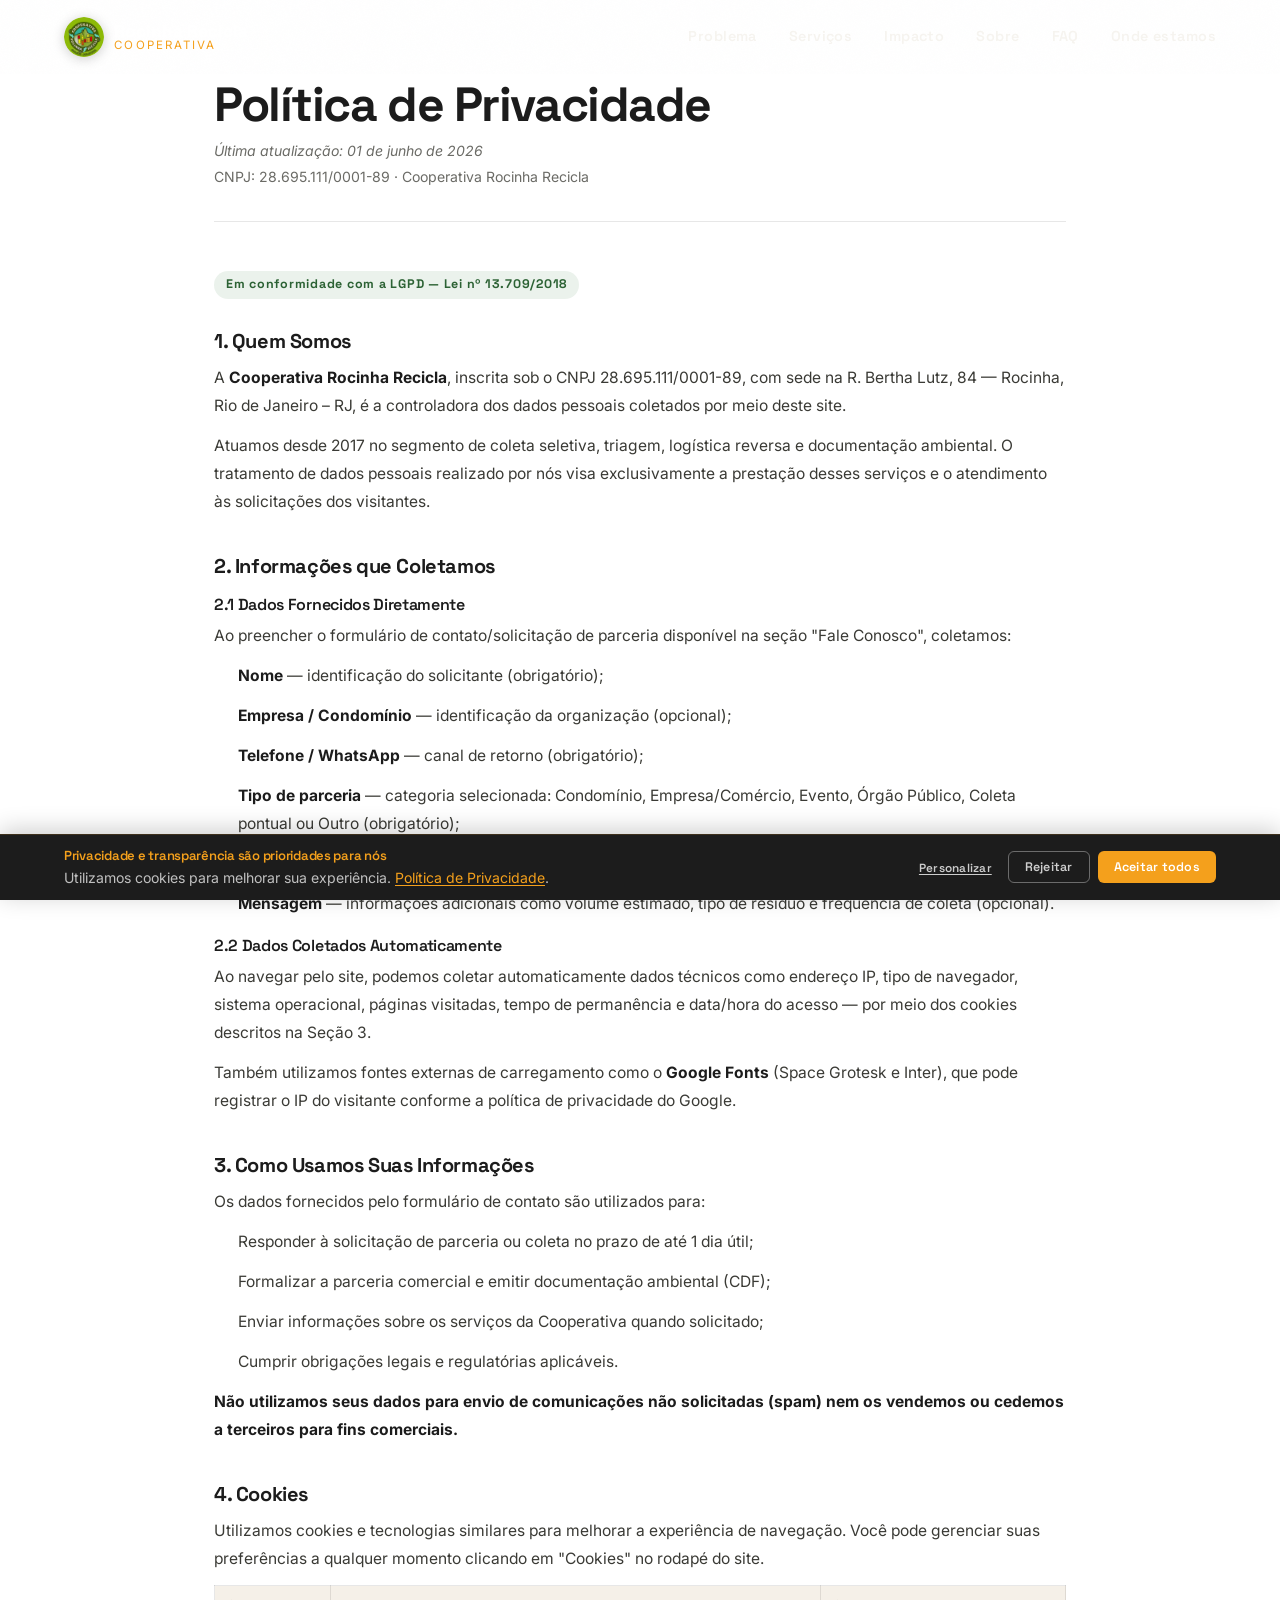
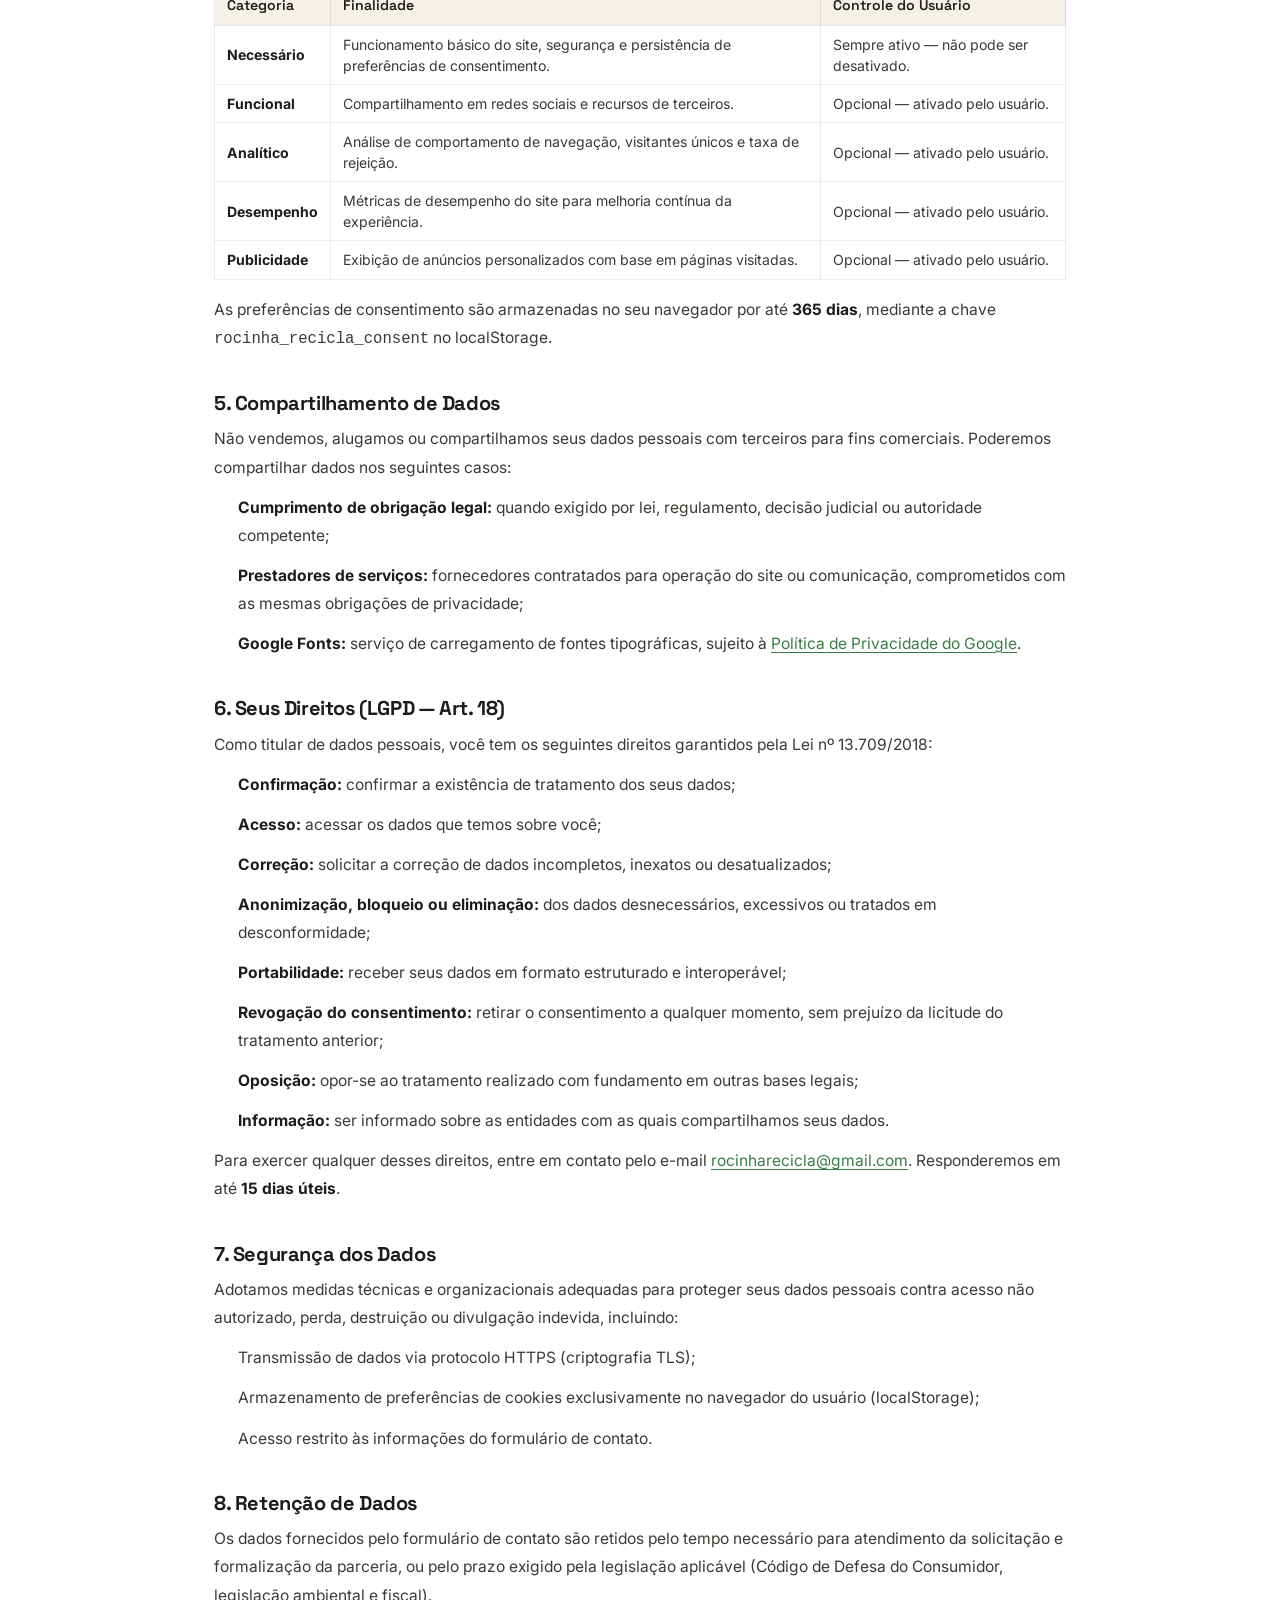
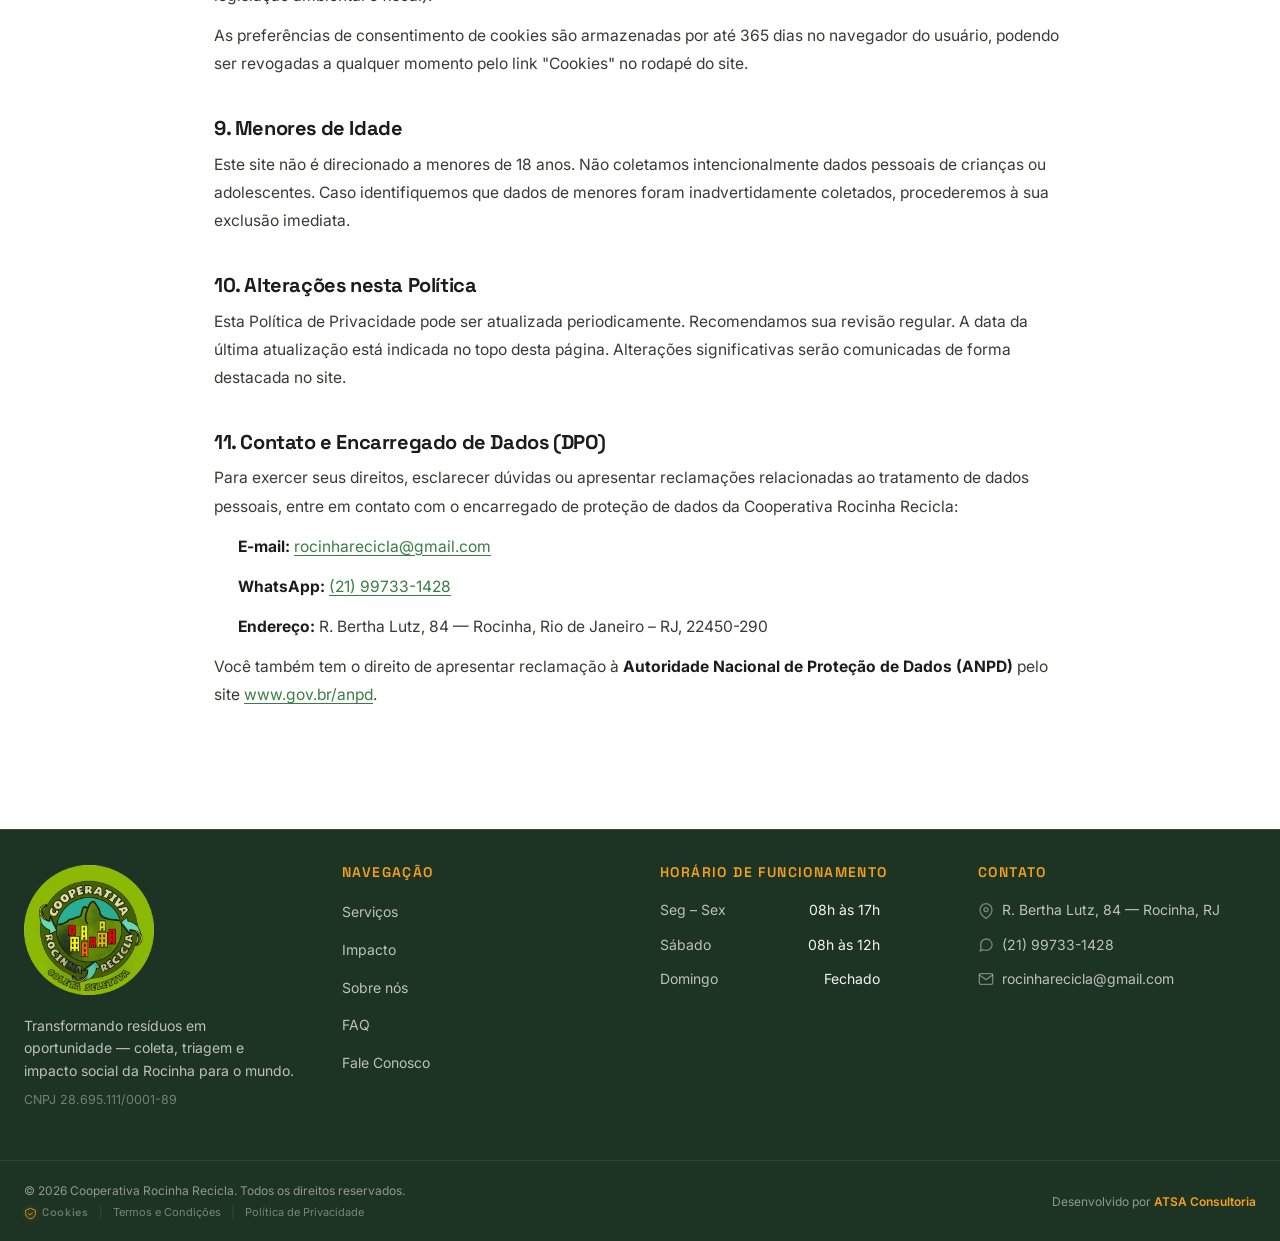
<file: politica-de-privacidade.html>
<!DOCTYPE html>
<html lang="pt-BR">
<head>
  <meta charset="UTF-8">
  <meta name="viewport" content="width=device-width, initial-scale=1.0">
  <title>Política de Privacidade | Cooperativa Rocinha Recicla</title>
  <meta name="description" content="Política de Privacidade da Cooperativa Rocinha Recicla. Em conformidade com a LGPD (Lei 13.709/2018).">
  <link rel="canonical" href="https://www.rocinharecicla.com.br/politica-de-privacidade.html">

  <!-- Open Graph -->
  <meta property="og:locale" content="pt_BR">
  <meta property="og:type" content="article">
  <meta property="og:title" content="Política de Privacidade | Cooperativa Rocinha Recicla">
  <meta property="og:description" content="Política de Privacidade da Cooperativa Rocinha Recicla. Em conformidade com a LGPD (Lei 13.709/2018).">
  <meta property="og:url" content="https://www.rocinharecicla.com.br/politica-de-privacidade.html">
  <meta property="og:site_name" content="Cooperativa Rocinha Recicla">

  <!-- Twitter Cards -->
  <meta name="twitter:card" content="summary">
  <meta name="twitter:title" content="Política de Privacidade | Cooperativa Rocinha Recicla">
  <meta name="twitter:description" content="Política de Privacidade da Cooperativa Rocinha Recicla. Em conformidade com a LGPD (Lei 13.709/2018).">

  <link rel="preconnect" href="https://fonts.googleapis.com">
  <link rel="preconnect" href="https://fonts.gstatic.com" crossorigin>
  <link href="https://fonts.googleapis.com/css2?family=Space+Grotesk:wght@500;600;700&family=Inter:wght@400;500;600&display=swap" rel="stylesheet">
  <link rel="shortcut icon" href="Assets/favicon-rocinha-recicla.ico" type="image/x-icon">
  <link rel="stylesheet" href="style.css">
  <style>
    .legal-page {
      max-width: 900px;
      margin: 0 auto;
      padding: 80px 24px 80px;
    }
    .legal-page h1 {
      font-family: 'Space Grotesk', sans-serif;
      font-size: clamp(2rem, 5vw, 3rem);
      letter-spacing: -0.03em;
      line-height: 1.05;
      color: var(--preto);
      margin-bottom: 0.5rem;
    }
    .legal-page .legal-meta {
      font-size: 0.88rem;
      color: var(--cinza);
      margin-bottom: 3rem;
      padding-bottom: 2rem;
      border-bottom: 1px solid rgba(28,28,28,0.10);
    }
    .legal-page .legal-lgpd-badge {
      display: inline-block;
      background: rgba(58,125,68,0.10);
      color: #2c6234;
      font-family: 'Space Grotesk', sans-serif;
      font-size: 0.78rem;
      font-weight: 700;
      letter-spacing: 0.06em;
      padding: 4px 12px;
      border-radius: 100px;
      margin-bottom: 2rem;
    }
    .legal-page section { margin-bottom: 2.5rem; }
    .legal-page h2 {
      font-family: 'Space Grotesk', sans-serif;
      font-size: 1.25rem;
      font-weight: 700;
      letter-spacing: -0.02em;
      color: var(--preto);
      margin-bottom: 0.75rem;
    }
    .legal-page h3 {
      font-family: 'Space Grotesk', sans-serif;
      font-size: 1rem;
      font-weight: 600;
      color: var(--preto);
      margin: 1.25rem 0 0.5rem;
    }
    .legal-page p, .legal-page li {
      font-family: 'Inter', sans-serif;
      font-size: 0.975rem;
      line-height: 1.8;
      color: #3a3a35;
      margin-bottom: 0.75rem;
    }
    .legal-page ul {
      padding-left: 1.5rem;
      margin-bottom: 0.75rem;
    }
    .legal-page a {
      color: var(--verde);
      text-decoration: underline;
      text-underline-offset: 3px;
    }
    .legal-page a:hover { color: var(--verde-700); }
    .legal-page strong { color: var(--preto); }
    .legal-page .cookie-table {
      width: 100%;
      border-collapse: collapse;
      font-size: 0.88rem;
      margin-bottom: 1rem;
    }
    .legal-page .cookie-table th {
      background: #f5f0e8;
      font-family: 'Space Grotesk', sans-serif;
      font-weight: 600;
      text-align: left;
      padding: 8px 12px;
      border: 1px solid rgba(28,28,28,0.10);
    }
    .legal-page .cookie-table td {
      padding: 8px 12px;
      border: 1px solid rgba(28,28,28,0.08);
      color: #3a3a35;
      line-height: 1.5;
    }
  </style>
</head>
<body>

<!-- ============ NAVBAR ============ -->
<div id="nav-sentinel" aria-hidden="true"></div>
<header class="nav" id="nav" data-anim="nav">
  <div class="nav__inner">
    <a class="brand" href="index.html" aria-label="Cooperativa Rocinha Recicla — início">
      <span class="brand__mark" aria-hidden="true">
        <img src="Assets/logo-cooperativa-rocinha-recicla.webp" alt="Logotipo oficial da Cooperativa Rocinha Recicla" width="40" height="40" class="brand__logo-img">
      </span>
      <span class="brand__text">
        <strong>Rocinha Recicla</strong>
        <em>Cooperativa</em>
      </span>
    </a>
    <nav class="nav__links" aria-label="Navegação principal">
      <a href="index.html#problema">Problema</a>
      <a href="index.html#servicos">Serviços</a>
      <a href="index.html#impacto">Impacto</a>
      <a href="index.html#sobre">Sobre</a>
      <a href="index.html#faq">FAQ</a>
      <a href="index.html#localizacao">Onde estamos</a>
    </nav>
    <button class="nav__burger" id="burger" aria-label="Abrir menu" aria-expanded="false">
      <span></span><span></span><span></span>
    </button>
  </div>
</header>

<!-- ============ CONTEÚDO LEGAL ============ -->
<main>
  <div class="legal-page">
    <h1>Política de Privacidade</h1>
    <p class="legal-meta">
      <em>Última atualização: 01 de junho de 2026</em><br>
      CNPJ: 28.695.111/0001-89 · Cooperativa Rocinha Recicla
    </p>
    <span class="legal-lgpd-badge">Em conformidade com a LGPD — Lei nº 13.709/2018</span>

    <section>
      <h2>1. Quem Somos</h2>
      <p>A <strong>Cooperativa Rocinha Recicla</strong>, inscrita sob o CNPJ 28.695.111/0001-89, com sede na R. Bertha Lutz, 84 — Rocinha, Rio de Janeiro – RJ, é a controladora dos dados pessoais coletados por meio deste site.</p>
      <p>Atuamos desde 2017 no segmento de coleta seletiva, triagem, logística reversa e documentação ambiental. O tratamento de dados pessoais realizado por nós visa exclusivamente a prestação desses serviços e o atendimento às solicitações dos visitantes.</p>
    </section>

    <section>
      <h2>2. Informações que Coletamos</h2>

      <h3>2.1 Dados Fornecidos Diretamente</h3>
      <p>Ao preencher o formulário de contato/solicitação de parceria disponível na seção "Fale Conosco", coletamos:</p>
      <ul>
        <li><strong>Nome</strong> — identificação do solicitante (obrigatório);</li>
        <li><strong>Empresa / Condomínio</strong> — identificação da organização (opcional);</li>
        <li><strong>Telefone / WhatsApp</strong> — canal de retorno (obrigatório);</li>
        <li><strong>Tipo de parceria</strong> — categoria selecionada: Condomínio, Empresa/Comércio, Evento, Órgão Público, Coleta pontual ou Outro (obrigatório);</li>
        <li><strong>E-mail</strong> — canal de retorno e envio de documentação (obrigatório);</li>
        <li><strong>Mensagem</strong> — informações adicionais como volume estimado, tipo de resíduo e frequência de coleta (opcional).</li>
      </ul>

      <h3>2.2 Dados Coletados Automaticamente</h3>
      <p>Ao navegar pelo site, podemos coletar automaticamente dados técnicos como endereço IP, tipo de navegador, sistema operacional, páginas visitadas, tempo de permanência e data/hora do acesso — por meio dos cookies descritos na Seção 3.</p>
      <p>Também utilizamos fontes externas de carregamento como o <strong>Google Fonts</strong> (Space Grotesk e Inter), que pode registrar o IP do visitante conforme a política de privacidade do Google.</p>
    </section>

    <section>
      <h2>3. Como Usamos Suas Informações</h2>
      <p>Os dados fornecidos pelo formulário de contato são utilizados para:</p>
      <ul>
        <li>Responder à solicitação de parceria ou coleta no prazo de até 1 dia útil;</li>
        <li>Formalizar a parceria comercial e emitir documentação ambiental (CDF);</li>
        <li>Enviar informações sobre os serviços da Cooperativa quando solicitado;</li>
        <li>Cumprir obrigações legais e regulatórias aplicáveis.</li>
      </ul>
      <p><strong>Não utilizamos seus dados para envio de comunicações não solicitadas (spam) nem os vendemos ou cedemos a terceiros para fins comerciais.</strong></p>
    </section>

    <section>
      <h2>4. Cookies</h2>
      <p>Utilizamos cookies e tecnologias similares para melhorar a experiência de navegação. Você pode gerenciar suas preferências a qualquer momento clicando em "Cookies" no rodapé do site.</p>

      <table class="cookie-table">
        <thead>
          <tr>
            <th>Categoria</th>
            <th>Finalidade</th>
            <th>Controle do Usuário</th>
          </tr>
        </thead>
        <tbody>
          <tr>
            <td><strong>Necessário</strong></td>
            <td>Funcionamento básico do site, segurança e persistência de preferências de consentimento.</td>
            <td>Sempre ativo — não pode ser desativado.</td>
          </tr>
          <tr>
            <td><strong>Funcional</strong></td>
            <td>Compartilhamento em redes sociais e recursos de terceiros.</td>
            <td>Opcional — ativado pelo usuário.</td>
          </tr>
          <tr>
            <td><strong>Analítico</strong></td>
            <td>Análise de comportamento de navegação, visitantes únicos e taxa de rejeição.</td>
            <td>Opcional — ativado pelo usuário.</td>
          </tr>
          <tr>
            <td><strong>Desempenho</strong></td>
            <td>Métricas de desempenho do site para melhoria contínua da experiência.</td>
            <td>Opcional — ativado pelo usuário.</td>
          </tr>
          <tr>
            <td><strong>Publicidade</strong></td>
            <td>Exibição de anúncios personalizados com base em páginas visitadas.</td>
            <td>Opcional — ativado pelo usuário.</td>
          </tr>
        </tbody>
      </table>

      <p>As preferências de consentimento são armazenadas no seu navegador por até <strong>365 dias</strong>, mediante a chave <code>rocinha_recicla_consent</code> no localStorage.</p>
    </section>

    <section>
      <h2>5. Compartilhamento de Dados</h2>
      <p>Não vendemos, alugamos ou compartilhamos seus dados pessoais com terceiros para fins comerciais. Poderemos compartilhar dados nos seguintes casos:</p>
      <ul>
        <li><strong>Cumprimento de obrigação legal:</strong> quando exigido por lei, regulamento, decisão judicial ou autoridade competente;</li>
        <li><strong>Prestadores de serviços:</strong> fornecedores contratados para operação do site ou comunicação, comprometidos com as mesmas obrigações de privacidade;</li>
        <li><strong>Google Fonts:</strong> serviço de carregamento de fontes tipográficas, sujeito à <a href="https://policies.google.com/privacy" target="_blank" rel="noopener noreferrer">Política de Privacidade do Google</a>.</li>
      </ul>
    </section>

    <section>
      <h2>6. Seus Direitos (LGPD — Art. 18)</h2>
      <p>Como titular de dados pessoais, você tem os seguintes direitos garantidos pela Lei nº 13.709/2018:</p>
      <ul>
        <li><strong>Confirmação:</strong> confirmar a existência de tratamento dos seus dados;</li>
        <li><strong>Acesso:</strong> acessar os dados que temos sobre você;</li>
        <li><strong>Correção:</strong> solicitar a correção de dados incompletos, inexatos ou desatualizados;</li>
        <li><strong>Anonimização, bloqueio ou eliminação:</strong> dos dados desnecessários, excessivos ou tratados em desconformidade;</li>
        <li><strong>Portabilidade:</strong> receber seus dados em formato estruturado e interoperável;</li>
        <li><strong>Revogação do consentimento:</strong> retirar o consentimento a qualquer momento, sem prejuízo da licitude do tratamento anterior;</li>
        <li><strong>Oposição:</strong> opor-se ao tratamento realizado com fundamento em outras bases legais;</li>
        <li><strong>Informação:</strong> ser informado sobre as entidades com as quais compartilhamos seus dados.</li>
      </ul>
      <p>Para exercer qualquer desses direitos, entre em contato pelo e-mail <a href="mailto:rocinharecicla@gmail.com">rocinharecicla@gmail.com</a>. Responderemos em até <strong>15 dias úteis</strong>.</p>
    </section>

    <section>
      <h2>7. Segurança dos Dados</h2>
      <p>Adotamos medidas técnicas e organizacionais adequadas para proteger seus dados pessoais contra acesso não autorizado, perda, destruição ou divulgação indevida, incluindo:</p>
      <ul>
        <li>Transmissão de dados via protocolo HTTPS (criptografia TLS);</li>
        <li>Armazenamento de preferências de cookies exclusivamente no navegador do usuário (localStorage);</li>
        <li>Acesso restrito às informações do formulário de contato.</li>
      </ul>
    </section>

    <section>
      <h2>8. Retenção de Dados</h2>
      <p>Os dados fornecidos pelo formulário de contato são retidos pelo tempo necessário para atendimento da solicitação e formalização da parceria, ou pelo prazo exigido pela legislação aplicável (Código de Defesa do Consumidor, legislação ambiental e fiscal).</p>
      <p>As preferências de consentimento de cookies são armazenadas por até 365 dias no navegador do usuário, podendo ser revogadas a qualquer momento pelo link "Cookies" no rodapé do site.</p>
    </section>

    <section>
      <h2>9. Menores de Idade</h2>
      <p>Este site não é direcionado a menores de 18 anos. Não coletamos intencionalmente dados pessoais de crianças ou adolescentes. Caso identifiquemos que dados de menores foram inadvertidamente coletados, procederemos à sua exclusão imediata.</p>
    </section>

    <section>
      <h2>10. Alterações nesta Política</h2>
      <p>Esta Política de Privacidade pode ser atualizada periodicamente. Recomendamos sua revisão regular. A data da última atualização está indicada no topo desta página. Alterações significativas serão comunicadas de forma destacada no site.</p>
    </section>

    <section>
      <h2>11. Contato e Encarregado de Dados (DPO)</h2>
      <p>Para exercer seus direitos, esclarecer dúvidas ou apresentar reclamações relacionadas ao tratamento de dados pessoais, entre em contato com o encarregado de proteção de dados da Cooperativa Rocinha Recicla:</p>
      <ul>
        <li><strong>E-mail:</strong> <a href="mailto:rocinharecicla@gmail.com">rocinharecicla@gmail.com</a></li>
        <li><strong>WhatsApp:</strong> <a href="https://wa.me/5521997331428" target="_blank" rel="noopener">(21) 99733-1428</a></li>
        <li><strong>Endereço:</strong> R. Bertha Lutz, 84 — Rocinha, Rio de Janeiro – RJ, 22450-290</li>
      </ul>
      <p>Você também tem o direito de apresentar reclamação à <strong>Autoridade Nacional de Proteção de Dados (ANPD)</strong> pelo site <a href="https://www.gov.br/anpd" target="_blank" rel="noopener noreferrer">www.gov.br/anpd</a>.</p>
    </section>
  </div>
</main>

<!-- ============ RODAPÉ ============ -->
<footer class="footer">
  <div class="footer-main">
    <div class="footer-container">
      <div class="footer-brand">
        <div class="footer-logo">
          <img src="Assets/logo-cooperativa-rocinha-recicla.webp" alt="Logotipo da Cooperativa Rocinha Recicla" width="180" height="auto">
        </div>
        <p class="footer-brand__desc">Transformando resíduos em oportunidade — coleta, triagem e impacto social da Rocinha para o mundo.</p>
        <p class="footer-brand__cnpj">CNPJ 28.695.111/0001-89</p>
      </div>
      <div class="footer-links">
        <h4>Navegação</h4>
        <ul>
          <li><a href="index.html#servicos">Serviços</a></li>
          <li><a href="index.html#impacto">Impacto</a></li>
          <li><a href="index.html#sobre">Sobre nós</a></li>
          <li><a href="index.html#faq">FAQ</a></li>
          <li><a href="index.html#contato">Fale Conosco</a></li>
        </ul>
      </div>
      <div class="footer-links">
        <h4>Horário de Funcionamento</h4>
        <ul class="footer-hours">
          <li><span>Seg – Sex</span><span>08h às 17h</span></li>
          <li><span>Sábado</span><span>08h às 12h</span></li>
          <li><span>Domingo</span><span>Fechado</span></li>
        </ul>
      </div>
      <div class="footer-contact">
        <h4>Contato</h4>
        <ul>
          <li>
            <svg width="16" height="16" viewBox="0 0 24 24" fill="none" stroke="currentColor" stroke-width="2" stroke-linecap="round" stroke-linejoin="round" aria-hidden="true"><path d="M21 10c0 7-9 13-9 13s-9-6-9-13a9 9 0 0 1 18 0z"/><circle cx="12" cy="10" r="3"/></svg>
            <a href="https://www.google.com/maps/dir//R.+Bertha+Lutz,+84,+Rocinha,+Rio+de+Janeiro" target="_blank" rel="noopener noreferrer">R. Bertha Lutz, 84 — Rocinha, RJ</a>
          </li>
          <li>
            <svg width="16" height="16" viewBox="0 0 24 24" fill="none" stroke="currentColor" stroke-width="2" stroke-linecap="round" stroke-linejoin="round" aria-hidden="true"><path d="M21 11.5a8.38 8.38 0 0 1-.9 3.8 8.5 8.5 0 0 1-7.6 4.7 8.38 8.38 0 0 1-3.8-.9L3 21l1.9-5.7a8.38 8.38 0 0 1-.9-3.8 8.5 8.5 0 0 1 4.7-7.6 8.38 8.38 0 0 1 3.8-.9h.5a8.48 8.48 0 0 1 8 8v.5z"/></svg>
            <a href="https://wa.me/5521997331428" target="_blank" rel="noopener noreferrer">(21) 99733-1428</a>
          </li>
          <li>
            <svg width="16" height="16" viewBox="0 0 24 24" fill="none" stroke="currentColor" stroke-width="2" stroke-linecap="round" stroke-linejoin="round" aria-hidden="true"><path d="M4 4h16c1.1 0 2 .9 2 2v12c0 1.1-.9 2-2 2H4c-1.1 0-2-.9-2-2V6c0-1.1.9-2 2-2z"/><polyline points="22,6 12,13 2,6"/></svg>
            <a href="mailto:rocinharecicla@gmail.com">rocinharecicla@gmail.com</a>
          </li>
        </ul>
      </div>
    </div>
  </div>
  <div class="footer-bottom">
    <div class="footer-container footer-container--bottom">
      <div class="footer-credits-left">
        <p class="footer-copyright">© 2026 Cooperativa Rocinha Recicla. Todos os direitos reservados.</p>
        <div class="footer-legal-links">
          <a href="#" id="ck-prefs-link" class="ck-footer-link">
            <svg id="cookie-toggle" class="ck-footer-icon" viewBox="0 0 16 16" fill="none" xmlns="http://www.w3.org/2000/svg" aria-hidden="true">
              <path d="M8 1.5L2 4v4c0 3.3 2.5 5.7 6 6.5 3.5-.8 6-3.2 6-6.5V4L8 1.5z" stroke="currentColor" stroke-width="1.2" stroke-linejoin="round"/>
              <path class="ck-shield-check" d="M5.5 8l2 2 3-3" stroke="currentColor" stroke-width="1.2" stroke-linecap="round" stroke-linejoin="round"/>
            </svg>
            Cookies
          </a>
          <span aria-hidden="true">|</span>
          <a href="termos-e-condicoes.html">Termos e Condições</a>
          <span aria-hidden="true">|</span>
          <a href="politica-de-privacidade.html">Política de Privacidade</a>
        </div>
      </div>
      <div class="footer-credits-right">
        Desenvolvido por <a href="https://www.atsaconsultoria.com.br" target="_blank" rel="noopener noreferrer">ATSA Consultoria</a>
      </div>
    </div>
  </div>
</footer>

<div id="ck-banner" class="ck-banner" role="region" aria-labelledby="ck-banner-title" aria-describedby="ck-banner-description" aria-live="polite" aria-hidden="true">
  <div class="ck-banner__inner">
    <div class="ck-banner__content">
      <h2 id="ck-banner-title" class="ck-banner__title">Privacidade e transparência são prioridades para nós</h2>
      <p id="ck-banner-description" class="ck-banner__text">Utilizamos cookies para melhorar sua experiência. <a href="politica-de-privacidade.html" class="ck-banner__link">Política de Privacidade</a>.</p>
    </div>
    <div class="ck-banner__actions">
      <button id="ck-customize" class="ck-btn ck-btn--ghost">Personalizar</button>
      <button id="ck-reject" class="ck-btn ck-btn--outline">Rejeitar</button>
      <button id="ck-accept-all" class="ck-btn ck-btn--primary">Aceitar todos</button>
    </div>
  </div>
</div>
<div id="ck-modal" class="ck-modal" role="dialog" aria-modal="true" aria-labelledby="ck-modal-title" aria-hidden="true">
  <div class="ck-modal__overlay" id="ck-modal-overlay"></div>
  <div class="ck-modal__box">
    <div class="ck-modal__header">
      <h2 id="ck-modal-title" class="ck-modal__title">Preferências de Consentimento</h2>
      <button class="ck-modal__close" id="ck-modal-close" aria-label="Fechar modal">
        <svg width="18" height="18" viewBox="0 0 24 24" fill="none"><path d="M18 6L6 18M6 6l12 12" stroke="currentColor" stroke-width="2" stroke-linecap="round" stroke-linejoin="round"/></svg>
      </button>
    </div>
    <section class="ck-modal__body">
      <p class="ck-modal__intro">Os cookies <strong>"Necessário"</strong> são essenciais e não podem ser desativados.</p>
      <div class="ck-categories">
        <div class="ck-category"><div class="ck-category__header"><div class="ck-category__info"><h3 class="ck-category__name">Necessário</h3><p class="ck-category__desc">Essenciais para navegação e segurança.</p></div><span class="ck-category__badge">Sempre ativo</span></div></div>
        <div class="ck-category"><div class="ck-category__header"><div class="ck-category__info"><h3 class="ck-category__name">Funcional</h3><p class="ck-category__desc">Funcionalidades de compartilhamento e recursos de terceiros.</p></div><label class="ck-toggle" aria-label="Ativar cookies funcionais"><input type="checkbox" id="ck-functional" name="functional"><span class="ck-toggle__slider"></span></label></div></div>
        <div class="ck-category"><div class="ck-category__header"><div class="ck-category__info"><h3 class="ck-category__name">Analítico</h3><p class="ck-category__desc">Entender como visitantes interagem com o site.</p></div><label class="ck-toggle" aria-label="Ativar cookies analíticos"><input type="checkbox" id="ck-analytics" name="analytics"><span class="ck-toggle__slider"></span></label></div></div>
        <div class="ck-category"><div class="ck-category__header"><div class="ck-category__info"><h3 class="ck-category__name">Desempenho</h3><p class="ck-category__desc">Analisar desempenho do site.</p></div><label class="ck-toggle" aria-label="Ativar cookies de desempenho"><input type="checkbox" id="ck-performance" name="performance"><span class="ck-toggle__slider"></span></label></div></div>
        <div class="ck-category"><div class="ck-category__header"><div class="ck-category__info"><h3 class="ck-category__name">Publicidade</h3><p class="ck-category__desc">Anúncios personalizados.</p></div><label class="ck-toggle" aria-label="Ativar cookies de publicidade"><input type="checkbox" id="ck-advertising" name="advertising"><span class="ck-toggle__slider"></span></label></div></div>
      </div>
    </section>
    <div class="ck-modal__footer">
      <button id="ck-modal-reject" class="ck-btn ck-btn--outline">Rejeitar</button>
      <button id="ck-modal-save" class="ck-btn ck-btn--ghost">Salvar</button>
      <button id="ck-modal-accept-all" class="ck-btn ck-btn--primary">Aceitar todos</button>
    </div>
  </div>
</div>
<div id="ck-live-region" class="sr-only" aria-live="polite" aria-atomic="true"></div>
<script src="script.js"></script>
<script src="cookie-banner.js" defer></script>
</body>
</html>
</file>
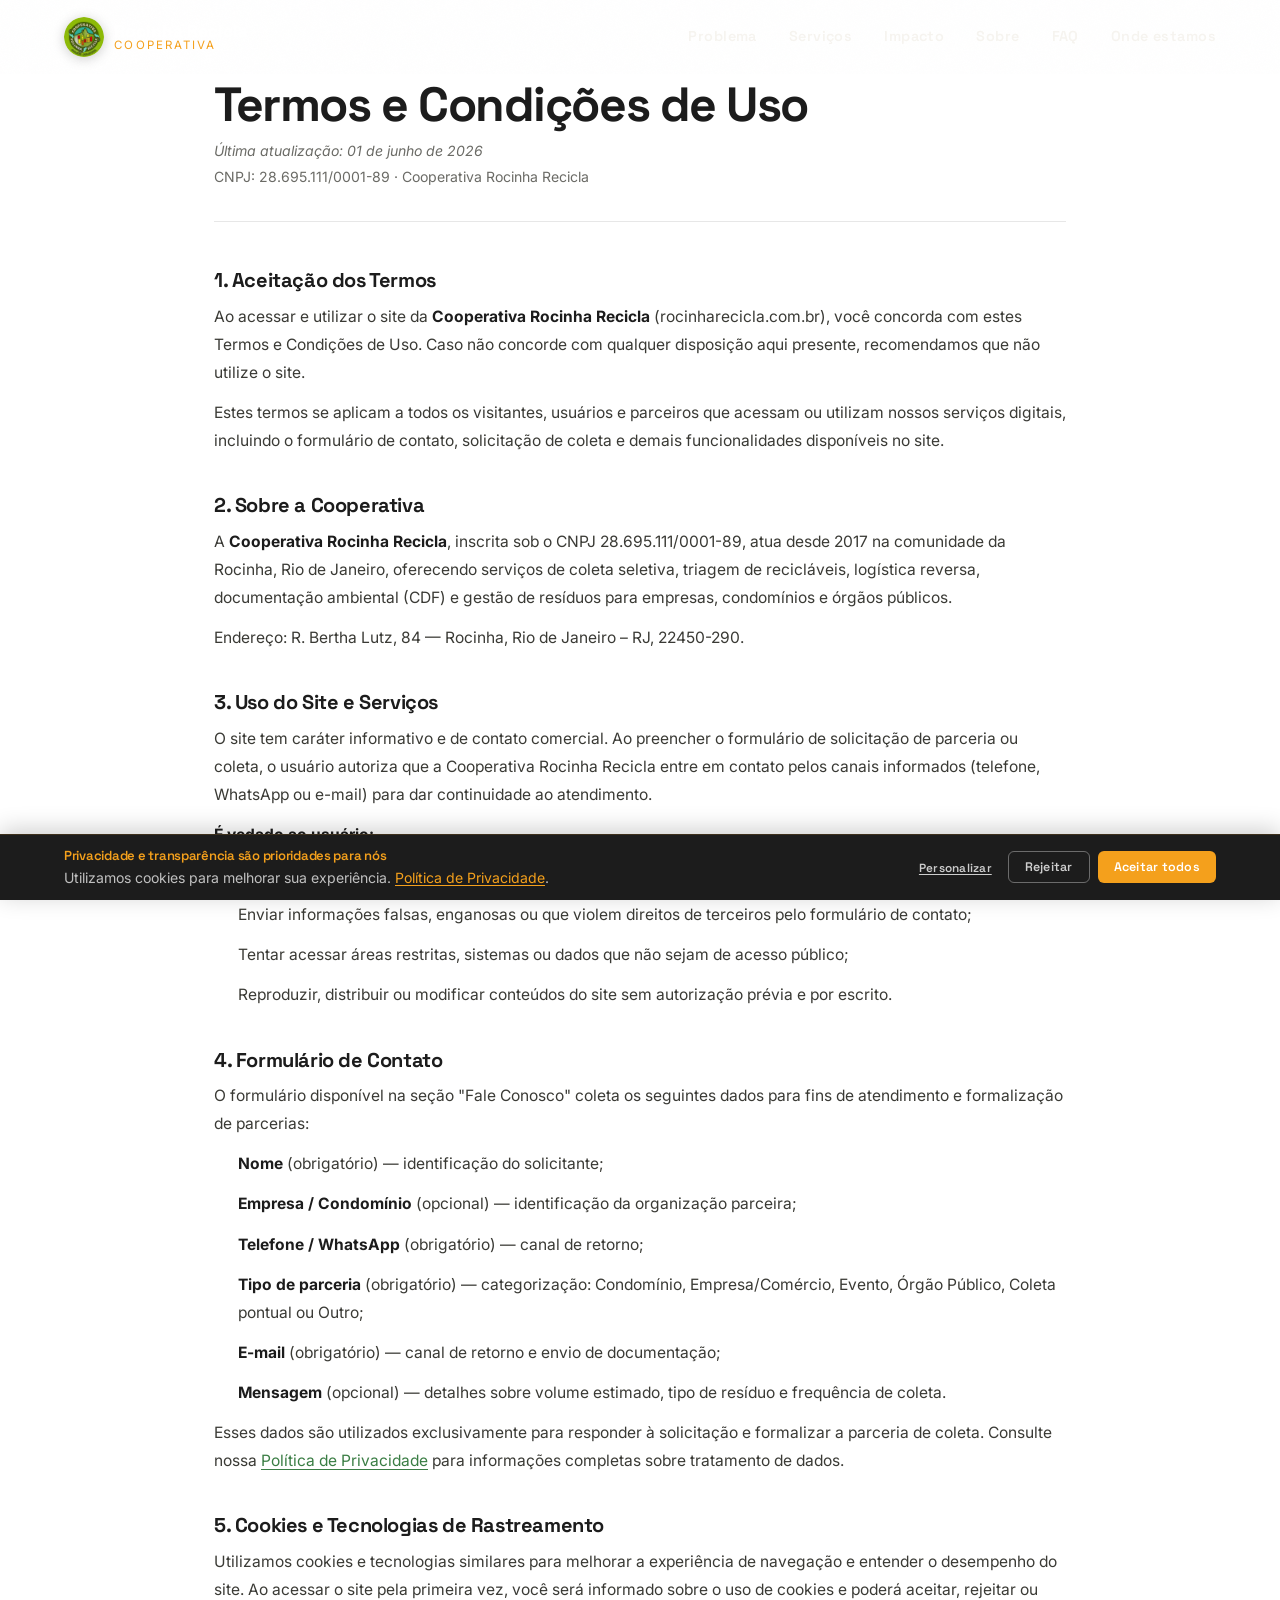
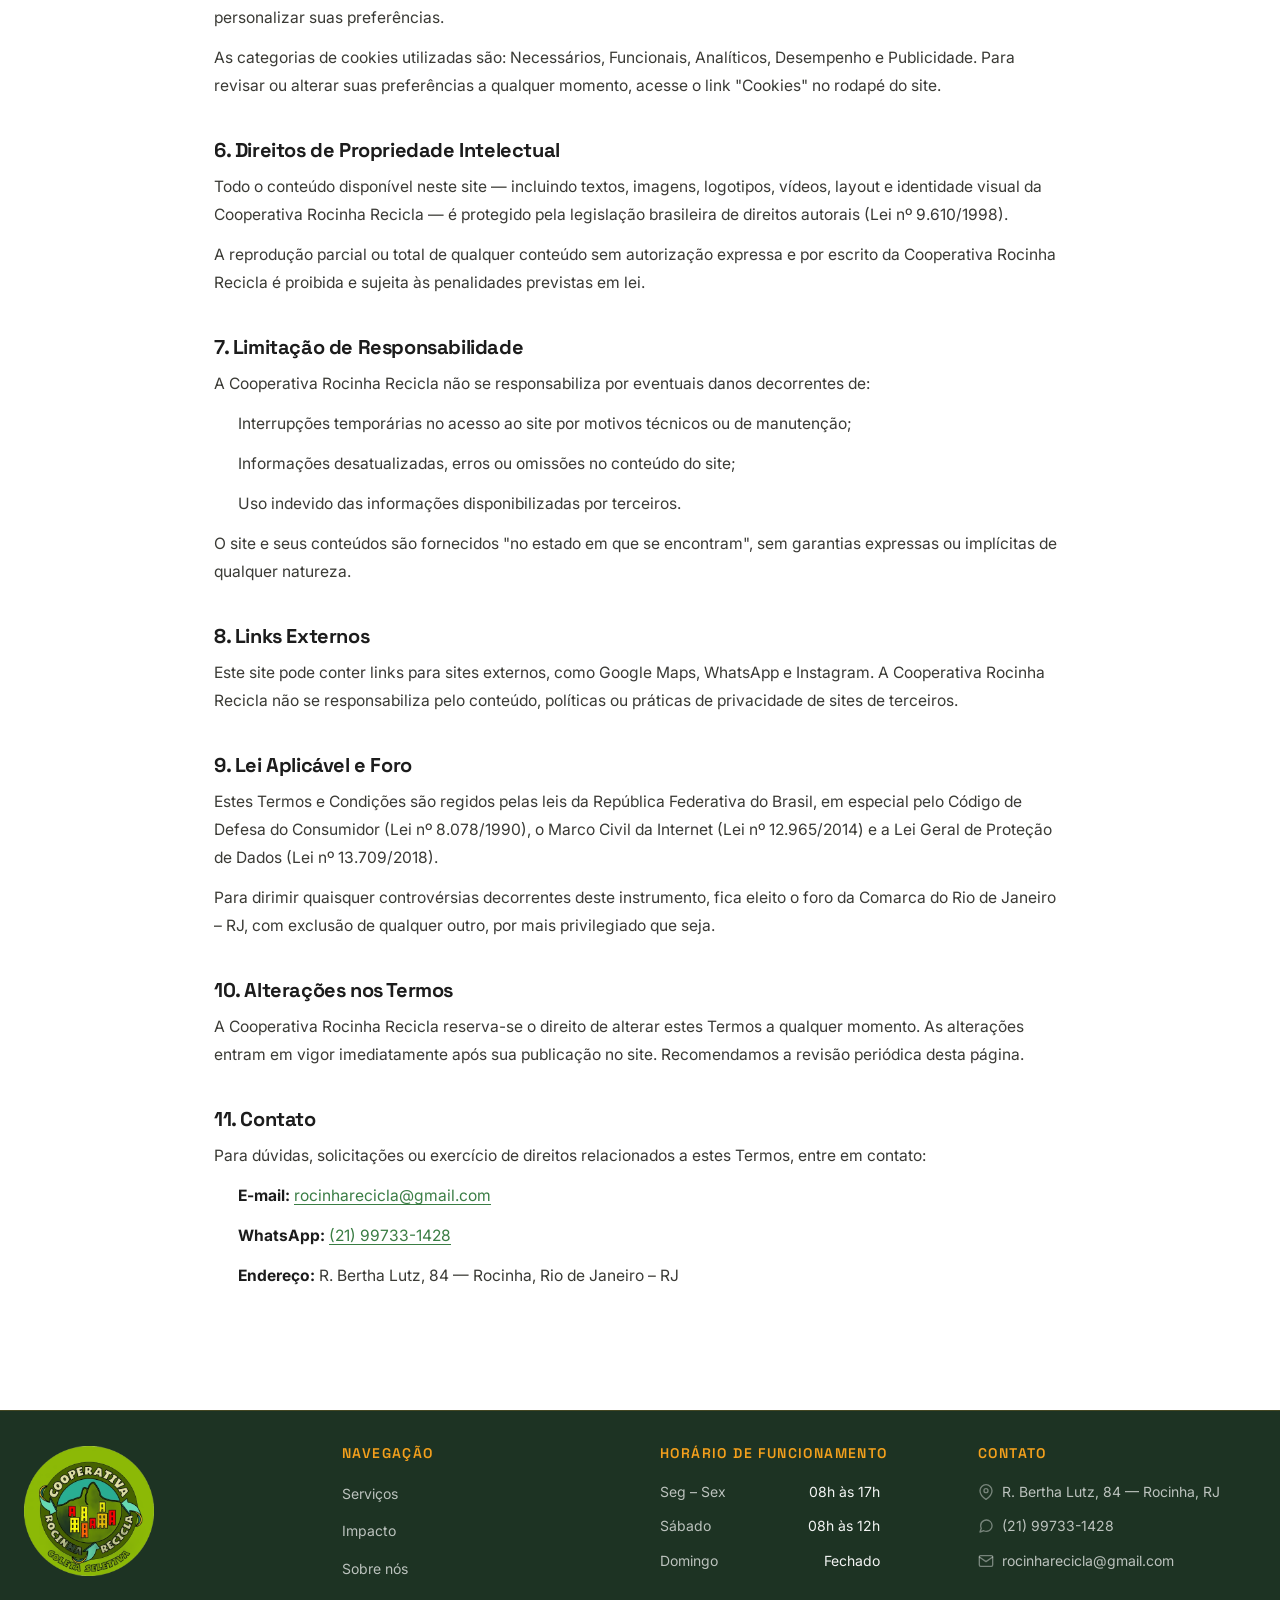
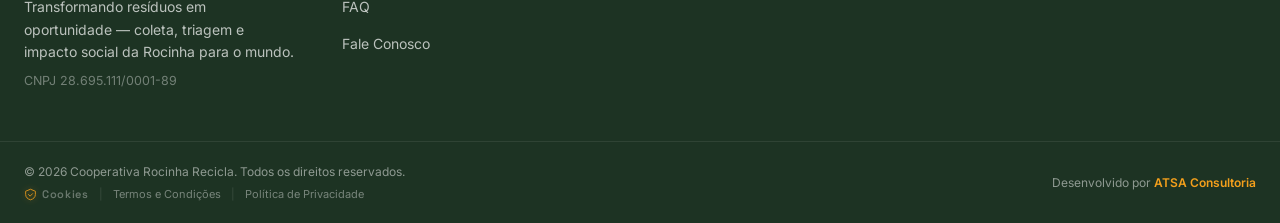
<file: termos-e-condicoes.html>
<!DOCTYPE html>
<html lang="pt-BR">
<head>
  <meta charset="UTF-8">
  <meta name="viewport" content="width=device-width, initial-scale=1.0">
  <title>Termos e Condições | Cooperativa Rocinha Recicla</title>
  <meta name="description" content="Termos e Condições de uso do site da Cooperativa Rocinha Recicla.">
  <link rel="canonical" href="https://www.rocinharecicla.com.br/termos-e-condicoes.html">

  <!-- Open Graph -->
  <meta property="og:locale" content="pt_BR">
  <meta property="og:type" content="article">
  <meta property="og:title" content="Termos e Condições | Cooperativa Rocinha Recicla">
  <meta property="og:description" content="Termos e Condições de uso do site da Cooperativa Rocinha Recicla.">
  <meta property="og:url" content="https://www.rocinharecicla.com.br/termos-e-condicoes.html">
  <meta property="og:site_name" content="Cooperativa Rocinha Recicla">

  <!-- Twitter Cards -->
  <meta name="twitter:card" content="summary">
  <meta name="twitter:title" content="Termos e Condições | Cooperativa Rocinha Recicla">
  <meta name="twitter:description" content="Termos e Condições de uso do site da Cooperativa Rocinha Recicla.">

  <link rel="preconnect" href="https://fonts.googleapis.com">
  <link rel="preconnect" href="https://fonts.gstatic.com" crossorigin>
  <link href="https://fonts.googleapis.com/css2?family=Space+Grotesk:wght@500;600;700&family=Inter:wght@400;500;600&display=swap" rel="stylesheet">
  <link rel="shortcut icon" href="Assets/favicon-rocinha-recicla.ico" type="image/x-icon">
  <link rel="stylesheet" href="style.css">
  <style>
    .legal-page {
      max-width: 900px;
      margin: 0 auto;
      padding: 80px 24px 80px;
    }
    .legal-page h1 {
      font-family: 'Space Grotesk', sans-serif;
      font-size: clamp(2rem, 5vw, 3rem);
      letter-spacing: -0.03em;
      line-height: 1.05;
      color: var(--preto);
      margin-bottom: 0.5rem;
    }
    .legal-page .legal-meta {
      font-size: 0.88rem;
      color: var(--cinza);
      margin-bottom: 3rem;
      padding-bottom: 2rem;
      border-bottom: 1px solid rgba(28,28,28,0.10);
    }
    .legal-page section {
      margin-bottom: 2.5rem;
    }
    .legal-page h2 {
      font-family: 'Space Grotesk', sans-serif;
      font-size: 1.25rem;
      font-weight: 700;
      letter-spacing: -0.02em;
      color: var(--preto);
      margin-bottom: 0.75rem;
    }
    .legal-page p, .legal-page li {
      font-family: 'Inter', sans-serif;
      font-size: 0.975rem;
      line-height: 1.8;
      color: #3a3a35;
      margin-bottom: 0.75rem;
    }
    .legal-page ul {
      padding-left: 1.5rem;
      margin-bottom: 0.75rem;
    }
    .legal-page a {
      color: var(--verde);
      text-decoration: underline;
      text-underline-offset: 3px;
    }
    .legal-page a:hover { color: var(--verde-700); }
    .legal-page strong { color: var(--preto); }
  </style>
</head>
<body>

<!-- ============ NAVBAR ============ -->
<div id="nav-sentinel" aria-hidden="true"></div>
<header class="nav" id="nav" data-anim="nav">
  <div class="nav__inner">
    <a class="brand" href="index.html" aria-label="Cooperativa Rocinha Recicla — início">
      <span class="brand__mark" aria-hidden="true">
        <img src="Assets/logo-cooperativa-rocinha-recicla.webp" alt="Logotipo oficial da Cooperativa Rocinha Recicla" width="40" height="40" class="brand__logo-img">
      </span>
      <span class="brand__text">
        <strong>Rocinha Recicla</strong>
        <em>Cooperativa</em>
      </span>
    </a>
    <nav class="nav__links" aria-label="Navegação principal">
      <a href="index.html#problema">Problema</a>
      <a href="index.html#servicos">Serviços</a>
      <a href="index.html#impacto">Impacto</a>
      <a href="index.html#sobre">Sobre</a>
      <a href="index.html#faq">FAQ</a>
      <a href="index.html#localizacao">Onde estamos</a>
    </nav>
    <button class="nav__burger" id="burger" aria-label="Abrir menu" aria-expanded="false">
      <span></span><span></span><span></span>
    </button>
  </div>
</header>

<!-- ============ CONTEÚDO LEGAL ============ -->
<main>
  <div class="legal-page">
    <h1>Termos e Condições de Uso</h1>
    <p class="legal-meta">
      <em>Última atualização: 01 de junho de 2026</em><br>
      CNPJ: 28.695.111/0001-89 · Cooperativa Rocinha Recicla
    </p>

    <section>
      <h2>1. Aceitação dos Termos</h2>
      <p>Ao acessar e utilizar o site da <strong>Cooperativa Rocinha Recicla</strong> (rocinharecicla.com.br), você concorda com estes Termos e Condições de Uso. Caso não concorde com qualquer disposição aqui presente, recomendamos que não utilize o site.</p>
      <p>Estes termos se aplicam a todos os visitantes, usuários e parceiros que acessam ou utilizam nossos serviços digitais, incluindo o formulário de contato, solicitação de coleta e demais funcionalidades disponíveis no site.</p>
    </section>

    <section>
      <h2>2. Sobre a Cooperativa</h2>
      <p>A <strong>Cooperativa Rocinha Recicla</strong>, inscrita sob o CNPJ 28.695.111/0001-89, atua desde 2017 na comunidade da Rocinha, Rio de Janeiro, oferecendo serviços de coleta seletiva, triagem de recicláveis, logística reversa, documentação ambiental (CDF) e gestão de resíduos para empresas, condomínios e órgãos públicos.</p>
      <p>Endereço: R. Bertha Lutz, 84 — Rocinha, Rio de Janeiro – RJ, 22450-290.</p>
    </section>

    <section>
      <h2>3. Uso do Site e Serviços</h2>
      <p>O site tem caráter informativo e de contato comercial. Ao preencher o formulário de solicitação de parceria ou coleta, o usuário autoriza que a Cooperativa Rocinha Recicla entre em contato pelos canais informados (telefone, WhatsApp ou e-mail) para dar continuidade ao atendimento.</p>
      <p><strong>É vedado ao usuário:</strong></p>
      <ul>
        <li>Utilizar o site para fins ilícitos ou que violem a legislação brasileira;</li>
        <li>Enviar informações falsas, enganosas ou que violem direitos de terceiros pelo formulário de contato;</li>
        <li>Tentar acessar áreas restritas, sistemas ou dados que não sejam de acesso público;</li>
        <li>Reproduzir, distribuir ou modificar conteúdos do site sem autorização prévia e por escrito.</li>
      </ul>
    </section>

    <section>
      <h2>4. Formulário de Contato</h2>
      <p>O formulário disponível na seção "Fale Conosco" coleta os seguintes dados para fins de atendimento e formalização de parcerias:</p>
      <ul>
        <li><strong>Nome</strong> (obrigatório) — identificação do solicitante;</li>
        <li><strong>Empresa / Condomínio</strong> (opcional) — identificação da organização parceira;</li>
        <li><strong>Telefone / WhatsApp</strong> (obrigatório) — canal de retorno;</li>
        <li><strong>Tipo de parceria</strong> (obrigatório) — categorização: Condomínio, Empresa/Comércio, Evento, Órgão Público, Coleta pontual ou Outro;</li>
        <li><strong>E-mail</strong> (obrigatório) — canal de retorno e envio de documentação;</li>
        <li><strong>Mensagem</strong> (opcional) — detalhes sobre volume estimado, tipo de resíduo e frequência de coleta.</li>
      </ul>
      <p>Esses dados são utilizados exclusivamente para responder à solicitação e formalizar a parceria de coleta. Consulte nossa <a href="politica-de-privacidade.html">Política de Privacidade</a> para informações completas sobre tratamento de dados.</p>
    </section>

    <section>
      <h2>5. Cookies e Tecnologias de Rastreamento</h2>
      <p>Utilizamos cookies e tecnologias similares para melhorar a experiência de navegação e entender o desempenho do site. Ao acessar o site pela primeira vez, você será informado sobre o uso de cookies e poderá aceitar, rejeitar ou personalizar suas preferências.</p>
      <p>As categorias de cookies utilizadas são: Necessários, Funcionais, Analíticos, Desempenho e Publicidade. Para revisar ou alterar suas preferências a qualquer momento, acesse o link "Cookies" no rodapé do site.</p>
    </section>

    <section>
      <h2>6. Direitos de Propriedade Intelectual</h2>
      <p>Todo o conteúdo disponível neste site — incluindo textos, imagens, logotipos, vídeos, layout e identidade visual da Cooperativa Rocinha Recicla — é protegido pela legislação brasileira de direitos autorais (Lei nº 9.610/1998).</p>
      <p>A reprodução parcial ou total de qualquer conteúdo sem autorização expressa e por escrito da Cooperativa Rocinha Recicla é proibida e sujeita às penalidades previstas em lei.</p>
    </section>

    <section>
      <h2>7. Limitação de Responsabilidade</h2>
      <p>A Cooperativa Rocinha Recicla não se responsabiliza por eventuais danos decorrentes de:</p>
      <ul>
        <li>Interrupções temporárias no acesso ao site por motivos técnicos ou de manutenção;</li>
        <li>Informações desatualizadas, erros ou omissões no conteúdo do site;</li>
        <li>Uso indevido das informações disponibilizadas por terceiros.</li>
      </ul>
      <p>O site e seus conteúdos são fornecidos "no estado em que se encontram", sem garantias expressas ou implícitas de qualquer natureza.</p>
    </section>

    <section>
      <h2>8. Links Externos</h2>
      <p>Este site pode conter links para sites externos, como Google Maps, WhatsApp e Instagram. A Cooperativa Rocinha Recicla não se responsabiliza pelo conteúdo, políticas ou práticas de privacidade de sites de terceiros.</p>
    </section>

    <section>
      <h2>9. Lei Aplicável e Foro</h2>
      <p>Estes Termos e Condições são regidos pelas leis da República Federativa do Brasil, em especial pelo Código de Defesa do Consumidor (Lei nº 8.078/1990), o Marco Civil da Internet (Lei nº 12.965/2014) e a Lei Geral de Proteção de Dados (Lei nº 13.709/2018).</p>
      <p>Para dirimir quaisquer controvérsias decorrentes deste instrumento, fica eleito o foro da Comarca do Rio de Janeiro – RJ, com exclusão de qualquer outro, por mais privilegiado que seja.</p>
    </section>

    <section>
      <h2>10. Alterações nos Termos</h2>
      <p>A Cooperativa Rocinha Recicla reserva-se o direito de alterar estes Termos a qualquer momento. As alterações entram em vigor imediatamente após sua publicação no site. Recomendamos a revisão periódica desta página.</p>
    </section>

    <section>
      <h2>11. Contato</h2>
      <p>Para dúvidas, solicitações ou exercício de direitos relacionados a estes Termos, entre em contato:</p>
      <ul>
        <li><strong>E-mail:</strong> <a href="mailto:rocinharecicla@gmail.com">rocinharecicla@gmail.com</a></li>
        <li><strong>WhatsApp:</strong> <a href="https://wa.me/5521997331428" target="_blank" rel="noopener">(21) 99733-1428</a></li>
        <li><strong>Endereço:</strong> R. Bertha Lutz, 84 — Rocinha, Rio de Janeiro – RJ</li>
      </ul>
    </section>
  </div>
</main>

<!-- ============ RODAPÉ ============ -->
<footer class="footer">
  <div class="footer-main">
    <div class="footer-container">
      <div class="footer-brand">
        <div class="footer-logo">
          <img src="Assets/logo-cooperativa-rocinha-recicla.webp" alt="Logotipo da Cooperativa Rocinha Recicla" width="180" height="auto">
        </div>
        <p class="footer-brand__desc">Transformando resíduos em oportunidade — coleta, triagem e impacto social da Rocinha para o mundo.</p>
        <p class="footer-brand__cnpj">CNPJ 28.695.111/0001-89</p>
      </div>
      <div class="footer-links">
        <h4>Navegação</h4>
        <ul>
          <li><a href="index.html#servicos">Serviços</a></li>
          <li><a href="index.html#impacto">Impacto</a></li>
          <li><a href="index.html#sobre">Sobre nós</a></li>
          <li><a href="index.html#faq">FAQ</a></li>
          <li><a href="index.html#contato">Fale Conosco</a></li>
        </ul>
      </div>
      <div class="footer-links">
        <h4>Horário de Funcionamento</h4>
        <ul class="footer-hours">
          <li><span>Seg – Sex</span><span>08h às 17h</span></li>
          <li><span>Sábado</span><span>08h às 12h</span></li>
          <li><span>Domingo</span><span>Fechado</span></li>
        </ul>
      </div>
      <div class="footer-contact">
        <h4>Contato</h4>
        <ul>
          <li>
            <svg width="16" height="16" viewBox="0 0 24 24" fill="none" stroke="currentColor" stroke-width="2" stroke-linecap="round" stroke-linejoin="round" aria-hidden="true"><path d="M21 10c0 7-9 13-9 13s-9-6-9-13a9 9 0 0 1 18 0z"/><circle cx="12" cy="10" r="3"/></svg>
            <a href="https://www.google.com/maps/dir//R.+Bertha+Lutz,+84,+Rocinha,+Rio+de+Janeiro" target="_blank" rel="noopener noreferrer">R. Bertha Lutz, 84 — Rocinha, RJ</a>
          </li>
          <li>
            <svg width="16" height="16" viewBox="0 0 24 24" fill="none" stroke="currentColor" stroke-width="2" stroke-linecap="round" stroke-linejoin="round" aria-hidden="true"><path d="M21 11.5a8.38 8.38 0 0 1-.9 3.8 8.5 8.5 0 0 1-7.6 4.7 8.38 8.38 0 0 1-3.8-.9L3 21l1.9-5.7a8.38 8.38 0 0 1-.9-3.8 8.5 8.5 0 0 1 4.7-7.6 8.38 8.38 0 0 1 3.8-.9h.5a8.48 8.48 0 0 1 8 8v.5z"/></svg>
            <a href="https://wa.me/5521997331428" target="_blank" rel="noopener noreferrer">(21) 99733-1428</a>
          </li>
          <li>
            <svg width="16" height="16" viewBox="0 0 24 24" fill="none" stroke="currentColor" stroke-width="2" stroke-linecap="round" stroke-linejoin="round" aria-hidden="true"><path d="M4 4h16c1.1 0 2 .9 2 2v12c0 1.1-.9 2-2 2H4c-1.1 0-2-.9-2-2V6c0-1.1.9-2 2-2z"/><polyline points="22,6 12,13 2,6"/></svg>
            <a href="mailto:rocinharecicla@gmail.com">rocinharecicla@gmail.com</a>
          </li>
        </ul>
      </div>
    </div>
  </div>
  <div class="footer-bottom">
    <div class="footer-container footer-container--bottom">
      <div class="footer-credits-left">
        <p class="footer-copyright">© 2026 Cooperativa Rocinha Recicla. Todos os direitos reservados.</p>
        <div class="footer-legal-links">
          <a href="#" id="ck-prefs-link" class="ck-footer-link">
            <svg id="cookie-toggle" class="ck-footer-icon" viewBox="0 0 16 16" fill="none" xmlns="http://www.w3.org/2000/svg" aria-hidden="true">
              <path d="M8 1.5L2 4v4c0 3.3 2.5 5.7 6 6.5 3.5-.8 6-3.2 6-6.5V4L8 1.5z" stroke="currentColor" stroke-width="1.2" stroke-linejoin="round"/>
              <path class="ck-shield-check" d="M5.5 8l2 2 3-3" stroke="currentColor" stroke-width="1.2" stroke-linecap="round" stroke-linejoin="round"/>
            </svg>
            Cookies
          </a>
          <span aria-hidden="true">|</span>
          <a href="termos-e-condicoes.html">Termos e Condições</a>
          <span aria-hidden="true">|</span>
          <a href="politica-de-privacidade.html">Política de Privacidade</a>
        </div>
      </div>
      <div class="footer-credits-right">
        Desenvolvido por <a href="https://www.atsaconsultoria.com.br" target="_blank" rel="noopener noreferrer">ATSA Consultoria</a>
      </div>
    </div>
  </div>
</footer>

<div id="ck-banner" class="ck-banner" role="region" aria-labelledby="ck-banner-title" aria-describedby="ck-banner-description" aria-live="polite" aria-hidden="true">
  <div class="ck-banner__inner">
    <div class="ck-banner__content">
      <h2 id="ck-banner-title" class="ck-banner__title">Privacidade e transparência são prioridades para nós</h2>
      <p id="ck-banner-description" class="ck-banner__text">Utilizamos cookies para melhorar sua experiência. <a href="politica-de-privacidade.html" class="ck-banner__link">Política de Privacidade</a>.</p>
    </div>
    <div class="ck-banner__actions">
      <button id="ck-customize" class="ck-btn ck-btn--ghost">Personalizar</button>
      <button id="ck-reject" class="ck-btn ck-btn--outline">Rejeitar</button>
      <button id="ck-accept-all" class="ck-btn ck-btn--primary">Aceitar todos</button>
    </div>
  </div>
</div>
<div id="ck-modal" class="ck-modal" role="dialog" aria-modal="true" aria-labelledby="ck-modal-title" aria-hidden="true">
  <div class="ck-modal__overlay" id="ck-modal-overlay"></div>
  <div class="ck-modal__box">
    <div class="ck-modal__header">
      <h2 id="ck-modal-title" class="ck-modal__title">Preferências de Consentimento</h2>
      <button class="ck-modal__close" id="ck-modal-close" aria-label="Fechar modal">
        <svg width="18" height="18" viewBox="0 0 24 24" fill="none"><path d="M18 6L6 18M6 6l12 12" stroke="currentColor" stroke-width="2" stroke-linecap="round" stroke-linejoin="round"/></svg>
      </button>
    </div>
    <section class="ck-modal__body">
      <p class="ck-modal__intro">Os cookies <strong>"Necessário"</strong> são essenciais e não podem ser desativados.</p>
      <div class="ck-categories">
        <div class="ck-category"><div class="ck-category__header"><div class="ck-category__info"><h3 class="ck-category__name">Necessário</h3><p class="ck-category__desc">Essenciais para navegação e segurança.</p></div><span class="ck-category__badge">Sempre ativo</span></div></div>
        <div class="ck-category"><div class="ck-category__header"><div class="ck-category__info"><h3 class="ck-category__name">Funcional</h3><p class="ck-category__desc">Funcionalidades de compartilhamento e recursos de terceiros.</p></div><label class="ck-toggle" aria-label="Ativar cookies funcionais"><input type="checkbox" id="ck-functional" name="functional"><span class="ck-toggle__slider"></span></label></div></div>
        <div class="ck-category"><div class="ck-category__header"><div class="ck-category__info"><h3 class="ck-category__name">Analítico</h3><p class="ck-category__desc">Entender como visitantes interagem com o site.</p></div><label class="ck-toggle" aria-label="Ativar cookies analíticos"><input type="checkbox" id="ck-analytics" name="analytics"><span class="ck-toggle__slider"></span></label></div></div>
        <div class="ck-category"><div class="ck-category__header"><div class="ck-category__info"><h3 class="ck-category__name">Desempenho</h3><p class="ck-category__desc">Analisar desempenho do site.</p></div><label class="ck-toggle" aria-label="Ativar cookies de desempenho"><input type="checkbox" id="ck-performance" name="performance"><span class="ck-toggle__slider"></span></label></div></div>
        <div class="ck-category"><div class="ck-category__header"><div class="ck-category__info"><h3 class="ck-category__name">Publicidade</h3><p class="ck-category__desc">Anúncios personalizados.</p></div><label class="ck-toggle" aria-label="Ativar cookies de publicidade"><input type="checkbox" id="ck-advertising" name="advertising"><span class="ck-toggle__slider"></span></label></div></div>
      </div>
    </section>
    <div class="ck-modal__footer">
      <button id="ck-modal-reject" class="ck-btn ck-btn--outline">Rejeitar</button>
      <button id="ck-modal-save" class="ck-btn ck-btn--ghost">Salvar</button>
      <button id="ck-modal-accept-all" class="ck-btn ck-btn--primary">Aceitar todos</button>
    </div>
  </div>
</div>
<div id="ck-live-region" class="sr-only" aria-live="polite" aria-atomic="true"></div>
<script src="script.js"></script>
<script src="cookie-banner.js" defer></script>
</body>
</html>
</file>
<file: style.css>
/* ============================================================
   COOPERATIVA ROCINHA RECICLA — style.css
   Ativismo sustentável urbano · mobile-first
   ============================================================ */

/* ========================================
   WHATSAPP PREMIUM EXPERIENCE (AG5 V2)
   ======================================== */

/* Container */
.wa-premium-container {
    position: fixed;
    bottom: 24px;
    right: 24px;
    z-index: 1000;
    font-family: var(--f-body);
}

/* O Balão - Estética Glassmorphism */
.wa-bubble {
    width: 300px;
    position: absolute;
    bottom: 85px;
    right: 0;
    background: rgba(255, 255, 255, 0.92);
    backdrop-filter: blur(15px);
    -webkit-backdrop-filter: blur(15px);
    border: 1px solid rgba(255, 255, 255, 0.5);
    border-radius: 24px 24px 4px 24px;
    box-shadow: 0 20px 40px rgba(0,0,0,0.12);
    padding: 20px;
    opacity: 0;
    visibility: hidden;
    transform: translateY(20px) scale(0.98);
    transition: opacity 0.5s var(--ease), transform 0.5s var(--ease), visibility 0.5s var(--ease);
}

.wa-bubble.show {
    opacity: 1;
    visibility: visible;
    transform: translateY(0) scale(1);
}

/* Transições Fluidas de Conteúdo Interno */
.wa-fade-out {
    animation: waFadeOut 0.3s ease forwards;
}

.wa-fade-in-up {
    animation: waFadeInUp 0.5s var(--ease) forwards;
}

@keyframes waFadeOut {
    from { opacity: 1; }
    to { opacity: 0; }
}

@keyframes waFadeInUp {
    from {
        opacity: 0;
        transform: translateY(8px);
    }
    to {
        opacity: 1;
        transform: translateY(0);
    }
}

/* Cabeçalho do Chat */
.wa-header {
    display: flex;
    align-items: center;
    gap: 12px;
    margin-bottom: 15px;
    border-bottom: 1px solid rgba(0,0,0,0.05);
    padding-bottom: 12px;
}

.wa-avatar-wrapper { position: relative; }
.wa-avatar {
    width: 45px;
    height: 45px;
    border-radius: 50%;
    object-fit: cover;
    border: 2px solid #25d366;
}

.wa-status-dot {
    position: absolute;
    bottom: -2px;
    right: -2px;
    width: 12px;
    height: 12px;
    background: #25d366;
    border: 2px solid #fff;
    border-radius: 50%;
    animation: wa-pulse-green 2s infinite;
}

.wa-name {
    display: block;
    font-weight: 700;
    color: #1a1a1a;
    font-size: 15px;
    font-family: var(--f-head);
}

.wa-status-text {
    font-size: 11px;
    color: #666;
    text-transform: uppercase;
    letter-spacing: 0.5px;
}

/* Animação de Digitação */
.wa-typing {
    display: flex;
    gap: 4px;
    padding: 10px 0;
}

.wa-typing span {
    width: 6px;
    height: 6px;
    background: #25d366;
    border-radius: 50%;
    animation: wa-typing-ani 1.4s infinite;
    opacity: 0.4;
}

.wa-typing span:nth-child(2) { animation-delay: 0.2s; }
.wa-typing span:nth-child(3) { animation-delay: 0.4s; }

@keyframes wa-typing-ani {
    0%, 100% { transform: translateY(0); opacity: 0.4; }
    50% { transform: translateY(-4px); opacity: 1; }
}

/* Texto da Mensagem */
.wa-message-text p {
    margin: 0;
    font-size: 14px;
    color: #333;
    line-height: 1.5;
}

.wa-message-text strong { color: #000; font-weight: 700; }

/* Botão Flutuante - REDONDO */
.wa-float-btn {
    width: 60px;
    height: 60px;
    background: linear-gradient(135deg, #25d366 0%, #128c7e 100%);
    color: #fff;
    border-radius: 50%;
    display: flex;
    align-items: center;
    justify-content: center;
    font-size: 30px;
    box-shadow: 0 8px 20px rgba(37, 211, 102, 0.35);
    text-decoration: none;
    transition: all 0.3s ease;
    position: relative;
}

.wa-float-btn:hover {
    transform: scale(1.08);
    box-shadow: 0 12px 28px rgba(37, 211, 102, 0.45);
}

/* Badge de Notificação */
.wa-badge {
    position: absolute;
    top: -4px;
    right: -4px;
    background: #ff3b30;
    color: #fff;
    font-size: 10px;
    font-weight: 800;
    width: 20px;
    height: 20px;
    border-radius: 50%;
    display: flex;
    align-items: center;
    justify-content: center;
    border: 2px solid #fff;
    transform: scale(0);
    transition: transform 0.5s ease;
    font-family: var(--f-head);
}

.wa-badge.show { transform: scale(1); }

/* Fechar */
.wa-close {
    position: absolute;
    top: 12px;
    right: 12px;
    background: none;
    border: none;
    color: #999;
    cursor: pointer;
    font-size: 14px;
    transition: color 0.3s;
    padding: 4px;
}
.wa-close:hover { color: #333; }

/* Animações Auxiliares */
@keyframes wa-pulse-green {
    0% { box-shadow: 0 0 0 0 rgba(37, 211, 102, 0.7); }
    70% { box-shadow: 0 0 0 10px rgba(37, 211, 102, 0); }
    100% { box-shadow: 0 0 0 0 rgba(37, 211, 102, 0); }
}

/* Responsivo */
@media (max-width: 480px) {
    .wa-premium-container { bottom: 20px; right: 20px; }
    .wa-bubble { width: 260px; bottom: 75px; }
}

:root{
  /* paleta */
  --verde:#3A7D44;
  --verde-700:#2c6234;
  --verde-900:#1f4426;
  --creme:#F5F0E8;
  --preto:#1C1C1C;
  --preto-soft:#262626;
  --ambar:#F4A01C;
  --ambar-700:#d4860a;
  --branco:#FFFFFF;
  --cinza:#6b6b66;

  /* tipografia */
  --f-head:"Space Grotesk", system-ui, sans-serif;
  --f-body:"Inter", system-ui, sans-serif;

  /* espaçamento */
  --sp-1:.5rem; --sp-2:1rem; --sp-3:1.5rem; --sp-4:2rem;
  --sp-5:3rem; --sp-6:4.5rem; --sp-7:6.5rem;
  --maxw:1200px;
  --nav-h:74px;
  --radius:18px;

  --ease:cubic-bezier(.16,1,.3,1);
}

*,*::before,*::after{box-sizing:border-box;margin:0;padding:0}
html{scroll-behavior:smooth;scroll-padding-top:var(--nav-h)}
body{
  font-family:var(--f-body);
  color:var(--preto);
  background:var(--branco);
  line-height:1.6;
  -webkit-font-smoothing:antialiased;
  overflow-x:hidden;
}
img{display:block;max-width:100%}
a{color:inherit;text-decoration:none}
h1,h2,h3,h4{font-family:var(--f-head);font-weight:700;line-height:1.04;letter-spacing:-.02em}
ul,ol{list-style:none}

.hl{color:var(--verde)}
.hl-amber{color:var(--ambar)}

/* ---------- section tags ---------- */
.section-tag{
  font-family:var(--f-head);font-weight:600;font-size:.78rem;
  letter-spacing:.22em;text-transform:uppercase;color:var(--verde);
  margin-bottom:var(--sp-2);
}
.section-tag--light{color:var(--ambar)}

/* ---------- buttons ---------- */
.btn{
  display:inline-flex;align-items:center;justify-content:center;gap:.5rem;
  font-family:var(--f-head);font-weight:600;font-size:.98rem;
  padding:.85rem 1.6rem;border-radius:100px;border:2px solid transparent;
  cursor:pointer;transition:transform .2s var(--ease),background .2s ease,color .2s ease,border-color .2s ease;
  will-change:transform;text-align:center;
}
.btn--amber{background:var(--ambar);color:var(--preto)}
.btn--amber:hover{background:var(--ambar-700);transform:translateY(-3px);box-shadow:0 10px 25px rgba(244, 160, 28, 0.22)}
.btn--green{background:var(--verde);color:#fff}
.btn--green:hover{background:var(--verde-700);transform:translateY(-3px);box-shadow:0 10px 25px rgba(58, 125, 68, 0.22)}
.btn--ghost{background:transparent;border-color:currentColor;color:inherit}
.btn--ghost:hover{background:var(--verde);border-color:var(--verde);color:#fff;transform:translateY(-3px);box-shadow:0 10px 25px rgba(58, 125, 68, 0.12)}
.btn--small{padding:.6rem 1.1rem;font-size:.85rem}
.btn--block{width:100%}

.link-arrow{font-family:var(--f-head);font-weight:600;color:var(--verde);border-bottom:2px solid var(--ambar);padding-bottom:2px}
.link-arrow:hover{color:var(--verde-700)}

/* ============================================================
   NAVBAR (ULTRA PREMIUM SYSTEM)
   ============================================================ */
#nav-sentinel{position:absolute;top:0;left:0;width:1px;height:1px}
.nav{
  position:fixed;top:0;left:0;right:0;z-index:100;
  background:transparent;
  transition: 
    background 0.5s cubic-bezier(0.16, 1, 0.3, 1),
    box-shadow 0.5s cubic-bezier(0.16, 1, 0.3, 1);
  overflow: hidden;
}
/* Ruído de textura sutil — grão premium na navbar inteira */
.nav::before {
  content: "";
  position: absolute;
  inset: 0;
  background-image: url("data:image/svg+xml,%3Csvg viewBox='0 0 200 200' xmlns='http://www.w3.org/2000/svg'%3E%3Cfilter id='n'%3E%3CfeTurbulence type='fractalNoise' baseFrequency='0.75' numOctaves='4' stitchTiles='stitch'/%3E%3C/filter%3E%3Crect width='100%25' height='100%25' filter='url(%23n)' opacity='1'/%3E%3C/svg%3E");
  opacity: 0.020;
  pointer-events: none;
  z-index: 0;
}
/* Linha de borda premium que se dissolve nas extremidades esquerda e direita */
.nav::after {
  content: "";
  position: absolute;
  left: 0;
  right: 0;
  bottom: 0;
  height: 1px;
  background: linear-gradient(to right, transparent, rgba(255, 255, 255, 0.08) 15%, rgba(255, 255, 255, 0.08) 85%, transparent);
  z-index: 1;
  opacity: 0;
  transition: opacity 0.5s ease;
}
.nav.is-scrolled{
  background: rgba(20, 20, 20, 0.82);
  backdrop-filter: blur(28px);
  -webkit-backdrop-filter: blur(28px);
  box-shadow: 0 12px 40px rgba(0, 0, 0, 0.4);
}
.nav.is-scrolled::after {
  opacity: 1;
}
.nav__inner{
  position: relative;
  z-index: 2;
  max-width:var(--maxw);margin:0 auto;height:var(--nav-h);
  display:flex;align-items:center;gap:var(--sp-3);
  padding:0 var(--sp-3);
  transition: height 0.5s cubic-bezier(0.16, 1, 0.3, 1);
}
.nav.is-scrolled .nav__inner{
  height: 64px;
}
.nav__progress {
  position: absolute;
  bottom: 0;
  left: 0;
  width: 0%;
  height: 2px;
  background: var(--ambar);
  box-shadow: 0 0 8px rgba(244, 160, 28, 0.7);
  z-index: 3;
  transition: width 0.1s ease-out;
}
.brand{display:flex;align-items:center;gap:.65rem;margin-right:auto}
.brand__mark{display:flex;flex-shrink:0;filter:drop-shadow(0 2px 6px rgba(0,0,0,.2));transition:transform .4s var(--ease)}
.brand__mark img{border-radius:50%;object-fit:cover}
.brand:hover .brand__mark{transform:scale(1.06) rotate(5deg)}
.brand__text{display:flex;flex-direction:column;line-height:1}
.brand__text strong{font-family:var(--f-head);font-weight:700;font-size:1.08rem;color:#fff}
.brand__text em{font-style:normal;font-size:.72rem;letter-spacing:.18em;text-transform:uppercase;color:var(--ambar);transition:opacity 0.4s var(--ease)}
.nav.is-scrolled .brand__text em {
  opacity: 0.65;
}

.nav__links{display:none;gap:2rem;align-items:center}
.nav__links a{
  position:relative;
  font-family:var(--f-head);font-weight:600;font-size:.9rem;color:#f3f0ea;
  opacity: 0.75;
  letter-spacing: 0.03em;
  transition: opacity .4s var(--ease), color .4s var(--ease);
  padding: 6px 0;
}
.nav__links a::after{
  content:'';
  position:absolute;
  bottom:-2px;
  left:0;
  width:100%;
  height:2px;
  background-color:var(--ambar);
  box-shadow: 0 0 6px rgba(244, 160, 28, 0.5);
  transform:scaleX(0);
  transform-origin:center;
  transition:transform 0.35s cubic-bezier(0.16, 1, 0.3, 1);
}
.nav__links:hover a {
  opacity: 0.35;
}
.nav__links a:hover {
  opacity: 1;
  color: var(--ambar);
}
.nav__links a:hover::after{
  transform:scaleX(1);
}

.nav__cta-desktop {
  display: none;
}

.nav__burger{
  display:flex;flex-direction:column;justify-content:center;align-items:flex-end;gap:6px;
  background:none;border:0;cursor:pointer;
  padding:8px;width:40px;height:40px;margin-left:auto;
  border-radius:50%;
  transition:background 0.3s ease;
}
.nav__burger:hover{
  background:rgba(255,255,255,0.08);
}
.nav__burger span{
  width:24px;height:2px;background:#fff;
  transition:all 0.3s cubic-bezier(0.16, 1, 0.3, 1);
  transform-origin:center;
}
.nav__burger span:nth-child(2){
  width:18px;
}
.nav__burger span:nth-child(3){
  width:24px;
}
.nav__burger[aria-expanded="true"] span:nth-child(2){
  opacity:0;
  width:0;
}
.nav__burger[aria-expanded="true"] span:nth-child(1){
  transform:translateY(8px) rotate(45deg);
  width:24px;
}
.nav__burger[aria-expanded="true"] span:nth-child(3){
  transform:translateY(-8px) rotate(-45deg);
  width:24px;
}

/* Drawer scroll-lock */
body.scroll-lock {
  overflow: hidden !important;
}

/* ============================================================
   HERO — split 60/40
   ============================================================ */
.hero{
  position:relative;background:var(--preto);color:#fff;
  overflow:hidden;
  min-height:70vh;padding-top:var(--nav-h);
  display:flex;
}
.hero__video-wrapper{
  position:absolute;top:0;left:0;width:100%;height:100%;
  z-index:1;overflow:hidden;
}
.hero__bg-video{
  width:100%;height:100%;object-fit:cover;
  pointer-events:none;
}
.hero__bg-overlay{
  position:absolute;top:0;left:0;width:100%;height:100%;
  background:linear-gradient(135deg, rgba(28, 28, 28, 0.95) 45%, rgba(28, 28, 28, 0.2) 100%), linear-gradient(to bottom, rgba(28,28,28,0.1), var(--preto));
  z-index:2;
}
.hero__inner{
  width:100%;max-width:var(--maxw);
  margin:0 auto;padding:0 var(--sp-4);
  position:relative;z-index:3;
  display:flex;align-items:center;
  min-height:inherit;
}
.hero__text{
  padding:var(--sp-5) 0 var(--sp-4);
  display:flex;flex-direction:column;justify-content:center;
  max-width:680px;
}
.kicker{
  display:inline-flex;align-items:center;gap:.5rem;
  font-family:var(--f-head);font-weight:600;font-size:.72rem;letter-spacing:.15em;
  text-transform:uppercase;color:var(--ambar);
  background:rgba(255,255,255,.04);border:1px solid rgba(255,255,255,.08);
  padding:.45rem 1rem;border-radius:100px;backdrop-filter:blur(8px);
  margin-bottom:var(--sp-3);width:fit-content;
}
.kicker::before{
  content:'';display:inline-block;width:6px;height:6px;
  background-color:var(--verde);border-radius:50%;
  box-shadow:0 0 8px var(--verde);animation:pulseDot 2s infinite;
}
@keyframes pulseDot{
  0%{transform:scale(.95);box-shadow:0 0 0 0 rgba(58,125,68,.7)}
  70%{transform:scale(1);box-shadow:0 0 0 6px rgba(58,125,68,0)}
  100%{transform:scale(.95);box-shadow:0 0 0 0 rgba(58,125,68,0)}
}
.hero__title{
  font-size:clamp(2.3rem,6.5vw,3.8rem);font-weight:700;margin-bottom:var(--sp-2);
  letter-spacing:-.03em;line-height:1.05;color:#fff;
  text-shadow:0 2px 10px rgba(0,0,0,.3);
}
.hero__title .hl{
  background:linear-gradient(120deg,var(--ambar) 0%,#ffe699 100%);
  -webkit-background-clip:text;
  background-clip:text;
  -webkit-text-fill-color:transparent;
  display:inline-block;
}
.hero__sub{
  font-size:clamp(1rem,1.6vw,1.12rem);color:rgba(255,255,255,.72);max-width:48ch;
  margin-bottom:var(--sp-4);text-wrap:pretty;line-height:1.6;
}
.hero__actions{
  display:flex;flex-wrap:wrap;gap:var(--sp-2);margin-bottom:var(--sp-4);
}
.hero__actions .btn--green{
  background:var(--verde);border:1px solid rgba(255,255,255,.1);
  box-shadow:0 4px 15px rgba(58,125,68,.3),inset 0 1px 0 rgba(255,255,255,.2);
  color:#fff;transition:all .3s var(--ease);
}
.hero__actions .btn--green:hover{
  background:var(--verde-700);transform:translateY(-3px);
  box-shadow:0 8px 25px rgba(58,125,68,.45),inset 0 1px 0 rgba(255,255,255,.25);
}
.hero__actions .btn--ghost{
  background:rgba(255,255,255,.03);border:1px solid rgba(255,255,255,.15);
  backdrop-filter:blur(8px);color:#fff;transition:all .3s var(--ease);
}
.hero__actions .btn--ghost:hover{
  background:rgba(255,255,255,.08);border-color:rgba(255,255,255,.3);
  transform:translateY(-3px);color:#fff;box-shadow:0 8px 25px rgba(0,0,0,.25);
}
.hero__chips {
  display: flex;
  flex-wrap: nowrap;
  gap: .6rem;
  overflow-x: auto;
  width: 100%;
  padding-bottom: 8px;
  padding-top: 4px;
  scrollbar-width: none; /* Oculta scrollbar no Firefox */
}
.hero__chips::-webkit-scrollbar {
  display: none; /* Oculta scrollbar no Chrome, Safari e Edge */
}
.hero__chips li {
  flex-shrink: 0;
  font-family: var(--f-head);
  font-size: .78rem;
  font-weight: 500;
  color: rgba(255,255,255,.85);
  background: rgba(255,255,255,.03);
  border: 1px solid rgba(255,255,255,.06);
  border-radius: 100px;
  padding: .45rem 1rem;
  backdrop-filter: blur(4px);
  transition: all .3s var(--ease);
}
.hero__chips li:hover {
  border-color: var(--verde);
  color: #fff;
  background: rgba(58, 125, 68, 0.08);
  transform: translateY(-1px);
}
.hero__br-desktop {
  display: block;
}

/* ---------- media frames + fallback ---------- */
.media{position:relative;overflow:hidden;background:linear-gradient(135deg,var(--verde-900),var(--preto))}
.media img{width:100%;height:100%;object-fit:cover;transition:transform .6s var(--ease)}
.media__overlay{position:absolute;inset:0;background:linear-gradient(120deg,rgba(58,125,68,.55),rgba(28,28,28,.15));mix-blend-mode:multiply}
.media__overlay--soft{background:linear-gradient(180deg,transparent 40%,rgba(28,28,28,.55))}
/* branded placeholder revealed when img fails / before load */
.media::before{
  content:attr(data-label);position:absolute;inset:0;z-index:0;
  display:flex;align-items:flex-end;padding:1rem 1.1rem;
  font-family:"Space Grotesk",monospace;font-size:.72rem;letter-spacing:.04em;
  color:rgba(255,255,255,.72);
  background:
    repeating-linear-gradient(135deg,rgba(255,255,255,.05) 0 12px,transparent 12px 24px),
    linear-gradient(135deg,var(--verde-900),var(--preto));
}
.media img{position:relative;z-index:1}
.media.no-img img{display:none}



/* ============================================================
   PROBLEMA, SOLUÇÃO & RESULTADO (TRANSFORMAÇÃO)
   ============================================================ */
/* ============================================================
   PROBLEMA, SOLUÇÃO & RESULTADO (TRANSFORMAÇÃO EDITORIAL CLEAN)
   ============================================================ */
/* ============================================================
   PROBLEMA, SOLUÇÃO & RESULTADO (HIGH-TECH SUSTENTÁVEL / SLEEK DARK MODE)
   ============================================================ */
.problem {
  background-color: var(--creme); /* Creme Italiano Luxuoso e Puro */
  padding: var(--sp-7) var(--sp-3);
  position: relative;
  overflow: hidden;
  color: var(--preto);
}

.problem__inner {
  max-width: var(--maxw);
  margin: 0 auto;
}

/* Cabeçalho Editorial de Altíssimo Luxo */
.problem__head-grid {
  display: grid;
  grid-template-columns: 1fr;
  gap: var(--sp-3);
  margin-bottom: var(--sp-5);
  align-items: end;
}
@media(min-width:768px) {
  .problem__head-grid {
    grid-template-columns: 1.25fr 1fr;
    gap: var(--sp-6);
  }
}
.problem__head-left {
  display: flex;
  flex-direction: column;
  align-items: start;
}
.problem__head-left h2 {
  font-size: clamp(2.2rem, 5vw, 3.2rem);
  line-height: 1.06;
  color: var(--preto);
  font-weight: 700;
  letter-spacing: -0.03em;
}

/* Rótulo Editorial Premium com Marcador Circular */
.problem .section-tag {
  display: inline-flex;
  align-items: center;
  gap: var(--sp-1);
  color: var(--verde);
  font-weight: 700;
  letter-spacing: 0.18em;
  font-size: 0.78rem;
  margin-bottom: var(--sp-2);
}
.problem .section-tag::before {
  content: "";
  width: 7px;
  height: 7px;
  border-radius: 50%;
  background: var(--verde);
  display: inline-block;
}

/* Fusão Tipográfica Georgia Serif */
.hl-italic {
  font-family: Georgia, serif;
  font-style: italic;
  font-weight: 500;
  color: var(--verde);
  letter-spacing: -0.01em;
}

/* Introdução com Borda de Citação Editorial */
.problem__head-right {
  position: relative;
}
@media(min-width:768px) {
  .problem__head-right {
    border-left: 2px solid rgba(58, 125, 68, 0.22);
    padding-left: var(--sp-4);
  }
}
.problem__head-right p {
  font-size: 1.08rem;
  color: var(--preto-soft);
  line-height: 1.7;
  max-width: 48ch;
}

/* Divisória de Aspecto de Fibra Natural */
.problem__divider-wrapper {
  position: relative;
  height: 1px;
  margin-bottom: var(--sp-5);
  overflow: hidden;
}
.problem__divider-line {
  width: 0;
  height: 1px;
  background-color: rgba(58, 125, 68, 0.15); /* Verde translúcido suave */
  transition: width 1.4s cubic-bezier(.16,1,.3,1);
}
.problem__divider-wrapper.is-visible .problem__divider-line {
  width: 100%;
}

/* Grid Editorial Orgânico */
.problem__editorial-grid {
  display: grid;
  grid-template-columns: 1fr;
  gap: var(--sp-5);
  align-items: start;
  transition: all 0.8s cubic-bezier(0.16, 1, 0.3, 1);
}
@media(min-width:768px) {
  .problem__editorial-grid {
    grid-template-columns: repeat(3, 1fr);
    gap: 0; /* Controlado via padding interno */
  }
}

/* Coluna Editorial Orgânica (Pcol Organic) */
.pcol-organic {
  display: flex;
  flex-direction: column;
  height: 100%;
  position: relative;
  transition: transform 0.8s cubic-bezier(0.16, 1, 0.3, 1);
}

/* Divisórias Verticais Fibras Naturais (min-width: 768px) */
@media(min-width:768px) {
  .pcol-organic:nth-child(1) {
    padding-right: var(--sp-4);
    border-right: 1px solid rgba(58, 125, 68, 0.12);
  }
  .pcol-organic:nth-child(2) {
    padding: 0 var(--sp-4);
    border-right: 1px solid rgba(58, 125, 68, 0.12);
  }
  .pcol-organic:nth-child(3) {
    padding-left: var(--sp-4);
  }
}

/* Imagens com cantos orgânicos fixos */
.pcol__media {
  aspect-ratio: 16/11;
  overflow: hidden;
  position: relative;
  background: var(--preto);
  box-shadow: 0 8px 25px rgba(58, 125, 68, 0.03);
  z-index: 1;
  border-radius: 20px 4px 20px 4px; /* Recorte leve e natural fixo */
}
.pcol__media img {
  width: 100%;
  height: 100%;
  object-fit: cover;
  transition: transform 1.2s cubic-bezier(0.16, 1, 0.3, 1);
}

/* Selo Ecológico em Relevo Seco (Microinteração Subliminar) */
.pcol__eco-seal {
  position: absolute;
  top: var(--sp-2);
  right: var(--sp-2);
  width: 68px;
  height: 68px;
  border-radius: 50%;
  background: rgba(245, 240, 232, 0.94);
  backdrop-filter: blur(4px);
  -webkit-backdrop-filter: blur(4px);
  border: 1px dashed rgba(58, 125, 68, 0.25);
  display: flex;
  align-items: center;
  justify-content: center;
  z-index: 10;
  opacity: 0.88;
  box-shadow: 0 4px 15px rgba(28, 28, 28, 0.03);
  transition: transform 0.8s cubic-bezier(0.16, 1, 0.3, 1), opacity 0.4s ease, background 0.4s ease, border-color 0.4s ease;
}
.pcol-organic:hover .pcol__eco-seal {
  opacity: 1;
  transform: scale(1.05) rotate(15deg);
  background: rgba(255, 255, 255, 0.98);
  border-color: var(--verde);
}
.pcol__seal-svg {
  width: 100%;
  height: 100%;
  position: absolute;
  inset: 0;
  animation: spinSeal 18s linear infinite;
}
@keyframes spinSeal {
  from { transform: rotate(0deg); }
  to { transform: rotate(360deg); }
}
.pcol__seal-text {
  font-family: var(--f-head);
  font-size: 8.5px;
  font-weight: 700;
  fill: var(--verde-700);
  letter-spacing: 0.8px;
}
.pcol__seal-icon {
  font-size: 1.15rem;
  z-index: 2;
  user-select: none;
}

/* Conteúdo */
.pcol__content {
  padding: var(--sp-3) 0 0;
  display: flex;
  flex-direction: column;
  flex-grow: 1;
  z-index: 2;
}
.pcol__step {
  font-family: var(--f-head);
  font-weight: 600;
  font-size: 0.76rem;
  text-transform: uppercase;
  letter-spacing: 0.12em;
  color: var(--verde);
  margin-bottom: var(--sp-1);
  display: block;
}
.pcol h3 {
  font-size: 1.35rem;
  margin-bottom: var(--sp-2);
  line-height: 1.15;
  color: var(--preto);
  font-weight: 700;
}
.pcol p {
  font-size: 0.96rem;
  line-height: 1.65;
  color: var(--cinza);
  margin-bottom: var(--sp-3);
}
.pcol__action {
  margin-top: auto;
}

/* Efeito Hover Subliminar (Zoom minúsculo de 1.2% nas Imagens) */
.pcol-organic:hover .pcol__media img {
  transform: scale(1.012);
}
.pcol-organic:hover .pcol__media {
  box-shadow: 0 15px 35px rgba(58, 125, 68, 0.06);
}

/* Tensão Visual e Assimetria no Grid (min-width: 768px) */
@media(min-width:768px) {
  .pcol-organic:nth-child(1) {
    transform: translateY(var(--sp-3));
  }
  
  .pcol-organic:nth-child(2) {
    transform: translateY(0);
  }
  
  .pcol-organic:nth-child(3) {
    transform: translateY(calc(var(--sp-2) * -1));
  }
}

/* ============================================================
   PROBLEMA — Glassmorphism (Stripe / Linear aesthetic)
   ============================================================ */

/* Seção com fundo escuro verde-petróleo e gradiente atmosférico */
.problem {
  background-color: var(--verde-900);
  background-image:
    radial-gradient(ellipse 85% 65% at 10% 115%, rgba(0,0,0,0.60) 0%, transparent 60%),
    radial-gradient(ellipse 65% 55% at 92% -8%, rgba(0,0,0,0.40) 0%, transparent 55%),
    radial-gradient(ellipse 55% 45% at 55% 48%, rgba(58,125,68,0.12) 0%, transparent 68%);
  padding: var(--sp-7) var(--sp-3);
  position: relative;
  overflow: hidden;
  color: #fff;
}

/* Ruído de textura sutil — camada de grão premium */
.problem::before {
  content: "";
  position: absolute;
  inset: 0;
  background-image: url("data:image/svg+xml,%3Csvg viewBox='0 0 200 200' xmlns='http://www.w3.org/2000/svg'%3E%3Cfilter id='n'%3E%3CfeTurbulence type='fractalNoise' baseFrequency='0.75' numOctaves='4' stitchTiles='stitch'/%3E%3C/filter%3E%3Crect width='100%25' height='100%25' filter='url(%23n)' opacity='1'/%3E%3C/svg%3E");
  opacity: 0.030;
  pointer-events: none;
  z-index: 0;
}

.problem__inner { position: relative; z-index: 1; }

/* Cabeçalho: texto claro sobre fundo escuro */
.problem__tag { color: var(--ambar) !important; }
.problem__tag::before { background: var(--ambar) !important; }
.problem__h2 { color: #fff; }
.problem__hl { color: var(--ambar); }
.problem__head-right { border-left-color: rgba(255,255,255,0.10) !important; }
.problem__intro { color: rgba(255,255,255,0.55) !important; }

/* Grid dos 3 cards */
.glass-grid {
  display: grid;
  grid-template-columns: 1fr;
  gap: var(--sp-3);
  margin-top: var(--sp-6);
}
@media(min-width: 768px) {
  .glass-grid { grid-template-columns: repeat(3, 1fr); }
}

/* Card base — vidro fosco */
.glass-card {
  position: relative;
  display: flex;
  flex-direction: column;
  padding: var(--sp-4);
  border-radius: 20px;
  border: 1px solid rgba(255,255,255,0.10);
  background: rgba(255,255,255,0.05);
  backdrop-filter: blur(18px);
  -webkit-backdrop-filter: blur(18px);
  overflow: hidden;
  transition:
    transform 0.4s var(--ease),
    box-shadow 0.4s var(--ease),
    border-color 0.4s ease,
    background 0.4s ease;
  cursor: default;
}

/* Brilho interno no topo — efeito de vidro real */
.glass-card::before {
  content: "";
  position: absolute;
  top: 0; left: 0; right: 0;
  height: 1px;
  background: linear-gradient(to right, transparent, rgba(255,255,255,0.22), transparent);
  pointer-events: none;
}

/* Reflexo de canto translúcido */
.glass-card::after {
  content: "";
  position: absolute;
  top: 0; left: 0;
  width: 50%;
  height: 50%;
  background: radial-gradient(ellipse at top left, rgba(255,255,255,0.06) 0%, transparent 70%);
  pointer-events: none;
  border-radius: 20px 0 0 0;
}

/* Hover: levanta, brilha, borda mais viva */
.glass-card:hover {
  transform: translateY(-6px);
  box-shadow:
    0 24px 60px rgba(0,0,0,0.35),
    0 0 0 1px rgba(255,255,255,0.16),
    inset 0 0 40px rgba(58,125,68,0.04);
  border-color: rgba(255,255,255,0.20);
  background: rgba(255,255,255,0.08);
}

/* Card do meio: leve acento verde */
.glass-card--mid {
  background: rgba(58,125,68,0.10);
  border-color: rgba(58,125,68,0.25);
}
.glass-card--mid:hover {
  background: rgba(58,125,68,0.16);
  border-color: rgba(58,125,68,0.40);
}

/* Ícone SVG */
.glass-card__icon {
  width: 40px;
  height: 40px;
  color: var(--ambar);
  margin-bottom: var(--sp-3);
  flex-shrink: 0;
}

/* Número pequeno e preciso */
.glass-card__num {
  font-family: var(--f-head);
  font-size: 0.68rem;
  font-weight: 700;
  letter-spacing: 0.20em;
  color: var(--ambar);
  margin-bottom: 4px;
}

/* Label */
.glass-card__label {
  font-family: var(--f-head);
  font-size: 0.68rem;
  letter-spacing: 0.16em;
  text-transform: uppercase;
  color: rgba(255,255,255,0.35);
  margin-bottom: var(--sp-2);
}

/* Headline */
.glass-card h3 {
  font-size: clamp(1.35rem, 2vw, 1.75rem);
  line-height: 1.05;
  letter-spacing: -0.02em;
  color: #fff;
  margin-bottom: var(--sp-2);
}

/* Copy */
.glass-card p {
  font-size: 0.93rem;
  line-height: 1.65;
  color: rgba(255,255,255,0.55);
  flex: 1;
  margin-bottom: var(--sp-3);
}

/* Link */
.glass-card__link {
  display: inline-flex;
  align-items: center;
  gap: 6px;
  font-family: var(--f-head);
  font-weight: 600;
  font-size: 0.85rem;
  color: var(--ambar);
  border-bottom: 1px solid rgba(244,160,28,0.35);
  padding-bottom: 3px;
  transition: color 0.2s ease, border-color 0.2s ease;
  margin-top: auto;
}
.glass-card__link:hover {
  color: #fff;
  border-color: rgba(255,255,255,0.45);
}

/* ============================================================
   SERVIÇOS — cards creme, 2 colunas, premium
   ============================================================ */
.services {
  background: var(--creme);
  color: var(--preto);
  padding: var(--sp-7) var(--sp-3);
}

.services__inner {
  max-width: var(--maxw);
  margin: 0 auto;
}

.services__head {
  margin-bottom: var(--sp-6);
  max-width: 640px;
}

.services__title {
  font-family: var(--f-head);
  font-size: clamp(2.4rem, 5.5vw, 4rem);
  line-height: 1.0;
  letter-spacing: -0.04em;
  color: var(--preto);
  margin: 0;
}
.services__title em {
  font-family: Georgia, serif;
  font-style: italic;
  font-weight: 500;
  color: var(--verde);
}

/* Grid 2 colunas */
.svc-grid {
  display: grid;
  grid-template-columns: 1fr;
  gap: var(--sp-3);
  margin-bottom: var(--sp-3);
}

@media(min-width: 640px) {
  .svc-grid { grid-template-columns: repeat(2, 1fr); }
}

@media(min-width: 1024px) {
  .svc-grid { grid-template-columns: repeat(3, 1fr); }
}

/* Card base — escuro invertido sobre creme */
.svc-card {
  background: var(--preto);
  border-radius: 16px;
  padding: var(--sp-4) var(--sp-4) var(--sp-5);
  display: flex;
  flex-direction: column;
  gap: var(--sp-2);
  position: relative;
  overflow: hidden;
  border: 1px solid rgba(255,255,255,0.05);
  box-shadow: 0 4px 20px rgba(28,28,28,0.12);
  transition: transform 0.3s var(--ease), box-shadow 0.3s ease;
  cursor: default;
}

.svc-card:hover {
  transform: translateY(-3px);
  box-shadow: 0 12px 32px rgba(28,28,28,0.18);
}

/* Número */
.svc-card__num {
  font-family: var(--f-head);
  font-size: 0.65rem;
  font-weight: 700;
  letter-spacing: 0.22em;
  color: var(--ambar);
  opacity: 0.65;
}

/* Título */
.svc-card h3 {
  font-size: clamp(1.15rem, 2vw, 1.45rem);
  letter-spacing: -0.02em;
  line-height: 1.15;
  color: #fff;
  margin-top: auto;
}

/* Descrição */
.svc-card p {
  font-size: 0.90rem;
  line-height: 1.65;
  color: rgba(255,255,255,0.42);
}

/* Bloco expansível */
.services__extra {
  max-height: 0;
  overflow: hidden;
  opacity: 0;
  transition: max-height 0.85s var(--ease), opacity 0.55s ease;
}

.services__extra.is-open {
  max-height: 1400px;
  opacity: 1;
}

/* Rodapé com botão */
.services__footer {
  margin-top: var(--sp-4);
  display: flex;
  justify-content: center;
}

.services__toggle-btn {
  display: inline-flex;
  align-items: center;
  gap: 10px;
  background: transparent;
  border: 1px solid rgba(28,28,28,0.20);
  color: var(--preto-soft);
  font-family: var(--f-head);
  font-size: 0.85rem;
  font-weight: 600;
  letter-spacing: 0.05em;
  padding: 0.85rem 2rem;
  border-radius: 8px;
  cursor: pointer;
  transition:
    background 0.3s ease,
    color 0.3s ease,
    border-color 0.3s ease;
}

.services__toggle-btn:hover {
  background: var(--preto);
  color: #fff;
  border-color: var(--preto);
}

.services__toggle-icon {
  width: 16px;
  height: 16px;
  transition: transform 0.45s var(--ease);
}

.services__toggle-btn[aria-expanded="true"] .services__toggle-icon {
  transform: rotate(180deg);
}

.services__toggle-btn[aria-expanded="true"] .services__toggle-label::before {
  content: "Ver menos";
}

.services__toggle-btn[aria-expanded="false"] .services__toggle-label::before {
  content: "Ver todos os serviços";
}

.services__toggle-label { display: none; }
.services__toggle-label::before { display: block; }

.services__toggle-count { display: none; }

/* ============================================================
   GALERIA DE IMPACTO — ULTRA PREMIUM
   ============================================================ */
.gallery{
  background:var(--preto);
  overflow:hidden;
  padding-bottom:0;
}

/* Grid original com 6 imagens */
.gallery__grid{
  max-width:var(--maxw);margin:0 auto;
  padding:0 var(--sp-3);
  display:grid;gap:8px;
  grid-template-columns:1fr;
}
.tile{
  border-radius:14px;overflow:hidden;position:relative;
  aspect-ratio:4/3;min-height:220px;
}
.tile img{
  width:100%;height:100%;object-fit:cover;display:block;
  transition:transform .7s var(--ease),filter .5s ease;
  filter:brightness(.88) saturate(1.08);
}
.tile:hover img{ transform:scale(1.05);filter:brightness(1) saturate(1.12) }
.tile::after{
  content:'';position:absolute;inset:0;border-radius:14px;
  border:1px solid rgba(255,255,255,.07);
  transition:border-color .35s ease;pointer-events:none;z-index:3;
}
.tile:hover::after{ border-color:rgba(67,133,66,.5) }
.tile figcaption{
  position:absolute;left:0;bottom:0;z-index:2;width:100%;
  padding:2.5rem 1rem .85rem;
  background:linear-gradient(transparent,rgba(8,8,8,.9) 65%);
  display:flex;align-items:center;gap:.55rem;
  font-family:var(--f-head);font-weight:500;font-size:.8rem;
  color:rgba(255,255,255,.9);
  transform:translateY(6px);opacity:0;
  transition:opacity .4s ease,transform .4s var(--ease);
}
.tile:hover figcaption{ opacity:1;transform:translateY(0) }
.tile__tag{
  display:inline-block;white-space:nowrap;flex-shrink:0;
  font-size:.6rem;font-weight:700;letter-spacing:.16em;text-transform:uppercase;
  color:#a8e6ab;
  background:rgba(67,133,66,.22);border:1px solid rgba(67,133,66,.5);
  padding:.22em .65em;border-radius:100px;
}

/* ============================================================
   VÍDEOS — O PROCESSO NA ROCINHA (EDITORIAL PREMIUM)
   ============================================================ */
.videos {
  background: var(--preto);
  overflow: hidden;
  position: relative;
}
.videos::before {
  content: '';
  position: absolute;
  inset: 0;
  pointer-events: none;
  background: none;
}

.videos__inner {
  position: relative;
  z-index: 1;
  max-width: var(--maxw);
  margin: 0 auto;
  padding: clamp(2rem, 4vw, 3.5rem) var(--sp-3) clamp(4rem, 8vw, 7rem);
}

/* Cabeçalho editorial split */
.videos__head {
  display: grid;
  grid-template-columns: 1fr;
  gap: 1.5rem;
  margin-bottom: clamp(2.5rem,5vw,4rem);
}
@media(min-width: 768px) {
  .videos__head {
    grid-template-columns: 1.2fr 1fr;
    gap: 3rem;
    align-items: end;
  }
}

.videos__head-left {
  display: flex;
  flex-direction: column;
  gap: .9rem;
}

.videos__eyebrow {
  display: inline-block;
  width: fit-content;
  font-size: .7rem;
  font-weight: 700;
  letter-spacing: .22em;
  text-transform: uppercase;
  color: var(--verde);
  padding: .3em .9em;
  border: 1px solid rgba(58,125,68,.3);
  border-radius: 100px;
}

.videos__title {
  font-family: var(--f-head);
  font-size: clamp(2.4rem,5.5vw,4rem);
  color: #fff;
  line-height: 1.05;
  letter-spacing: -.03em;
  margin: 0;
}

.videos__title em {
  font-style: normal;
  background: linear-gradient(135deg,#7ed47f 0%,var(--verde) 100%);
  -webkit-background-clip: text;
  -webkit-text-fill-color: transparent;
  background-clip: text;
}

.videos__head-right {
  padding-left: 0;
  border-left: none;
}
@media(min-width: 768px) {
  .videos__head-right {
    padding-left: 2rem;
    border-left: 1px solid rgba(255,255,255,.08);
  }
}

.videos__lead {
  font-size: 1.05rem;
  line-height: 1.75;
  color: rgba(255,255,255,.55);
  max-width: 42ch;
  margin: 0;
}

/* ============================================================
   GRID DE VÍDEOS — LAYOUT EDITORIAL COM VÍDEOS VERTICAIS (9:16)
   ============================================================ */

/*
   Estratégia de layout:
   - Desktop: 4 colunas com vídeos verticais (proporção 9:16 preservada)
   - Cada card tem largura fixa proporcional, altura determinada pelo vídeo
   - Efeito de "filme" com bordas escuras ao redor do vídeo
   - Cards com elevação e sombra premium
*/

.videos__grid {
  display: grid;
  grid-template-columns: repeat(2, 1fr);
  gap: 0.75rem;
}

@media(min-width: 560px) {
  .videos__grid {
    grid-template-columns: repeat(4, 1fr);
    gap: 1.25rem;
  }
}

@media(min-width: 900px) {
  .videos__grid {
    gap: 1.5rem;
  }
}

/* Card de vídeo — estilo "reel" premium */
.vcard {
  background: linear-gradient(180deg, #141414 0%, #0a0a0a 100%);
  border: 1px solid rgba(255,255,255,.05);
  border-radius: 16px;
  overflow: hidden;
  transition: border-color .45s ease, transform .5s var(--ease), box-shadow .5s ease;
  position: relative;
  display: flex;
  flex-direction: column;
}

.vcard:hover {
  border-color: rgba(58, 125, 68, 0.45);
  transform: translateY(-6px);
  box-shadow: 
    0 30px 60px rgba(0,0,0,0.65), 
    0 0 0 1px rgba(58, 125, 68, 0.18),
    inset 0 1px 0 rgba(255,255,255,0.05);
}

.vcard.is-playing {
  border-color: rgba(58, 125, 68, 0.65);
  box-shadow: 
    0 28px 70px rgba(0,0,0,.55), 
    0 0 0 1px rgba(58,125,68,.25),
    inset 0 0 20px rgba(58, 125, 68, 0.15);
}

/* Área do vídeo — proporção vertical 9:16 preservada */
.vcard__media {
  position: relative;
  width: 100%;
  /* Proporção vertical 9:16 = 0.5625 — preserva o formato original do vídeo */
  aspect-ratio: 9/16;
  background: #080808;
  overflow: hidden;
}

/* O vídeo em si — centralizado com letterbox se necessário */
.vcard__video {
  position: absolute;
  inset: 0;
  width: 100%;
  height: 100%;
  object-fit: cover;
  display: block;
  transition: transform .8s var(--ease), filter .5s ease;
  filter: brightness(.88) contrast(1.02);
}

.vcard:hover .vcard__video {
  transform: scale(1.02);
  filter: brightness(.98) contrast(1.02);
}

/* Botão play — centralizado no vídeo */
.vcard__play {
  position: absolute;
  inset: 0;
  display: flex;
  align-items: center;
  justify-content: center;
  background: rgba(0,0,0,.2);
  border: none;
  cursor: pointer;
  z-index: 3;
  transition: background .35s ease, opacity .35s ease;
}

.vcard__play svg {
  width: 56px;
  height: 56px;
  transition: transform .35s var(--ease), filter .35s ease;
  filter: drop-shadow(0 4px 16px rgba(0,0,0,.5));
}

.vcard__play:hover {
  background: rgba(0,0,0,.05);
}

.vcard__play:hover svg {
  transform: scale(1.12);
}

.vcard__play:focus-visible {
  outline: 2px solid var(--verde);
  outline-offset: -4px;
}

/* Controles adicionais premium (Mute, Expand) */
.vcard__controls {
  position: absolute;
  top: .75rem;
  right: .75rem;
  z-index: 10;
  display: flex;
  gap: .45rem;
  opacity: 0;
  transition: opacity .35s ease;
  pointer-events: none;
}

/* Mostra os controles (som e expandir) SOMENTE quando o vídeo estiver em execução */
.vcard__media.is-playing .vcard__controls {
  opacity: 1;
  pointer-events: auto;
}

.vcard__control-btn {
  width: 34px;
  height: 34px;
  border-radius: 50%;
  background: rgba(0, 0, 0, .55);
  backdrop-filter: blur(8px);
  -webkit-backdrop-filter: blur(8px);
  border: 1px solid rgba(255, 255, 255, .15);
  color: #fff;
  display: flex;
  align-items: center;
  justify-content: center;
  cursor: pointer;
  padding: 0;
  transition: background .25s ease, border-color .25s ease, transform .25s var(--ease);
}

.vcard__control-btn:hover {
  background: rgba(244, 160, 28, .85);
  border-color: var(--ambar);
  transform: scale(1.06);
}

.vcard__control-btn svg {
  width: 15px;
  height: 15px;
  display: block;
}

/* Alternância dos ícones de volume ligado/desligado */
.vcard__btn-mute.is-unmuted .icon-volume-on {
  display: block !important;
}

.vcard__btn-mute.is-unmuted .icon-volume-off {
  display: none !important;
}

/* Estado playing: esconde o botão e o fundo */
.vcard__media.is-playing .vcard__play {
  opacity: 0;
  pointer-events: none;
  background: transparent;
}

/* Label de categoria flutuante no vídeo */
.vcard__duration {
  position: absolute;
  bottom: .75rem;
  left: .75rem;
  z-index: 2;
  font-family: var(--f-head);
  font-size: .58rem;
  font-weight: 700;
  letter-spacing: .18em;
  text-transform: uppercase;
  color: rgba(255,255,255,.85);
  background: rgba(0,0,0,.55);
  backdrop-filter: blur(10px);
  -webkit-backdrop-filter: blur(10px);
  padding: .35em .85em;
  border-radius: 100px;
  border: 1px solid rgba(255,255,255,.1);
  transition: opacity .3s ease;
}

.vcard__media.is-playing .vcard__duration {
  opacity: 0;
}

/* Overlay de gradiente no vídeo — desaparece no hover/playing */
.vcard__media::before {
  content: '';
  position: absolute;
  inset: 0;
  z-index: 1;
  pointer-events: none;
  background: linear-gradient(
    to bottom,
    rgba(0,0,0,.15) 0%,
    transparent 25%,
    transparent 70%,
    rgba(0,0,0,.35) 100%
  );
  transition: opacity .5s ease;
}

.vcard:hover .vcard__media::before {
  opacity: .4;
}

.vcard__media.is-playing::before {
  opacity: 0;
}

/* Sombra interna sutil — estilo passe-partout */
.vcard__media::after {
  content: '';
  position: absolute;
  inset: 0;
  z-index: 2;
  pointer-events: none;
  box-shadow: inset 0 0 20px rgba(0,0,0,.35);
  transition: box-shadow .4s ease;
}

.vcard:hover .vcard__media::after {
  box-shadow: inset 0 0 12px rgba(0,0,0,.2);
}

/* Conteúdo do card — minimalista */
.vcard__content {
  padding: 0.85rem 0.85rem 1.05rem;
  display: flex;
  flex-direction: column;
  gap: 0.35rem;
  flex: 1;
}

.vcard__content h3 {
  font-family: var(--f-head);
  font-size: 0.95rem;
  color: #fff;
  line-height: 1.2;
  letter-spacing: -.01em;
  margin: 0;
}

.vcard__content p {
  font-size: 0.72rem;
  line-height: 1.45;
  color: rgba(255,255,255,.45);
  margin: 0;
  transition: color .3s ease;
}

.vcard:hover .vcard__content p {
  color: rgba(255,255,255,.6);
}

@media(min-width: 560px) {
  .vcard__content {
    padding: 1.25rem 1.25rem 1.45rem;
    gap: 0.45rem;
  }
  .vcard__content h3 {
    font-size: clamp(.9rem, 1.4vw, 1.05rem);
    line-height: 1.25;
  }
  .vcard__content p {
    font-size: 0.78rem;
    line-height: 1.55;
  }
}

/* Indicador de Ondas Sonoras Ativas (Premium) */
.vcard__sound-waves {
  position: absolute;
  bottom: 0.6rem;
  right: 0.6rem;
  z-index: 4;
  display: flex;
  align-items: flex-end;
  gap: 2px;
  height: 12px;
  width: 15px;
  opacity: 0;
  transform: scale(0.8);
  transition: opacity 0.4s var(--ease), transform 0.4s var(--ease);
}

/* Ativa as ondas apenas quando o vídeo estiver reproduzindo e NÃO estiver mutado */
.vcard.is-playing:not(.is-muted) .vcard__sound-waves {
  opacity: 1;
  transform: scale(1);
}

.vcard__sound-waves span {
  display: block;
  width: 2.2px;
  height: 100%;
  background-color: var(--ambar);
  border-radius: 2px;
  transform-origin: bottom;
  animation: wave 1.2s ease-in-out infinite alternate;
  animation-play-state: paused;
}

@media(min-width: 560px) {
  .vcard__sound-waves {
    bottom: 0.75rem;
    right: 0.75rem;
    gap: 3px;
    height: 16px;
    width: 20px;
  }
  .vcard__sound-waves span {
    width: 3px;
  }
}

.vcard.is-playing:not(.is-muted) .vcard__sound-waves span {
  animation-play-state: running;
}

.vcard__sound-waves span:nth-child(1) {
  height: 60%;
  animation-duration: 0.8s;
  animation-delay: -0.2s;
}
.vcard__sound-waves span:nth-child(2) {
  height: 100%;
  animation-duration: 1.1s;
  animation-delay: -0.4s;
}
.vcard__sound-waves span:nth-child(3) {
  height: 40%;
  animation-duration: 0.9s;
  animation-delay: -0.1s;
}
.vcard__sound-waves span:nth-child(4) {
  height: 80%;
  animation-duration: 1.0s;
  animation-delay: -0.3s;
}

@keyframes wave {
  0% {
    transform: scaleY(0.25);
  }
  100% {
    transform: scaleY(1.0);
  }
}

/* ============================================================
   FARDOS — MATERIAIS RECICLADOS (ULTRA PREMIUM)
   ============================================================ */
.fardos{
  background:var(--creme);
  overflow:hidden;
  position:relative;
}
.fardos::before{
  content:'';position:absolute;inset:0;pointer-events:none;
  background:
    radial-gradient(ellipse 55% 45% at 5% 15%, rgba(58,125,68,.07) 0%, transparent 70%),
    radial-gradient(ellipse 45% 40% at 95% 85%, rgba(58,125,68,.05) 0%, transparent 70%);
}

/* Header */
.fardos__header{
  position:relative;z-index:1;
  max-width:var(--maxw);margin:0 auto;
  padding:clamp(4rem,8vw,7rem) var(--sp-3) clamp(2.5rem,5vw,4rem);
  display:grid;grid-template-columns:1fr;gap:1.5rem;
}
.fardos__eyebrow{
  display:inline-block;
  font-size:.7rem;font-weight:700;letter-spacing:.22em;text-transform:uppercase;
  color:var(--verde);margin-bottom:.9rem;
  padding:.3em .9em;border:1px solid rgba(58,125,68,.3);border-radius:100px;
}
.fardos__title{
  font-family:var(--f-head);font-size:clamp(2.4rem,5.5vw,4rem);
  color:var(--preto);line-height:1.05;letter-spacing:-.03em;margin:0;
}
.fardos__title em{
  font-style:normal;color:var(--verde);
}
.fardos__desc{
  font-size:.98rem;line-height:1.7;
  color:var(--cinza);
  max-width:46ch;align-self:end;
}

/* Grid (Mobile: empilhado verticalmente para melhor legibilidade) */
.fardos__grid {
  position: relative;
  z-index: 1;
  max-width: var(--maxw);
  margin: 0 auto;
  padding: 0 var(--sp-3) 2.5rem;
  display: flex;
  flex-direction: column;
  gap: 1.5rem;
}

/* Card base (Mobile: largura total e altura flexível) */
.fcard {
  width: 100%;
  display: flex;
  flex-direction: column;
  background: #fff;
  border: 1px solid rgba(0, 0, 0, .07);
  border-radius: 20px;
  overflow: hidden;
  transition: border-color .45s ease, transform .4s var(--ease), box-shadow .4s ease;
  position: relative;
}
.fcard:hover {
  border-color: rgba(58, 125, 68, .4);
  transform: translateY(-3px);
  box-shadow: 0 20px 60px rgba(0, 0, 0, .1), 0 0 0 1px rgba(58, 125, 68, .15);
}

.fcard__img-wrap {
  width: 100%;
  height: 200px; /* Proporção mais elegante no celular */
  position: relative;
  overflow: hidden;
  background: #2a2420;
  order: 1;
  flex-shrink: 0;
}

/* Tinte esverdeado clarinho */
.fcard__img-wrap::before {
  content: '';
  position: absolute; inset: 0; z-index: 1; pointer-events: none;
  background: rgba(58, 125, 68, .09);
  mix-blend-mode: screen;
  transition: opacity .6s ease;
}
.fcard:hover .fcard__img-wrap::before { opacity: .05 }

/* Gradiente de fusão lateral → creme (suave) */
.fcard__img-wrap::after {
  content: '';
  position: absolute; inset: 0; z-index: 2; pointer-events: none;
  background: linear-gradient(to bottom, transparent 70%, rgba(245, 240, 232, .3) 100%);
}

.fcard__img-wrap img {
  position: absolute; inset: 0;
  width: 100%; height: 100%;
  object-fit: cover; object-position: center 30%;
  display: block;
  transition: filter .6s ease;
  filter: brightness(.72);
}
.fcard:hover .fcard__img-wrap img {
  filter: brightness(.85);
}

/* Número — pill pequeno no canto */
.fcard__num {
  position: absolute; top: 1.2rem; left: 1.3rem; z-index: 2;
  font-family: var(--f-head); font-size: .6rem; font-weight: 700; letter-spacing: .22em;
  color: rgba(255, 255, 255, .65);
  background: rgba(0, 0, 0, .5); backdrop-filter: blur(14px); -webkit-backdrop-filter: blur(14px);
  padding: .28em .72em; border-radius: 100px;
  border: 1px solid rgba(255, 255, 255, .12);
}

/* Conteúdo */
.fcard__content {
  padding: 1.5rem;
  display: flex;
  flex-direction: column;
  justify-content: space-between;
  gap: 0.8rem;
  position: relative;
  overflow: hidden;
  border-top: 1px solid rgba(0, 0, 0, .07);
  order: 2;
  flex: 1;
}
.fcard:hover .fcard__content { border-top-color: rgba(58, 125, 68, .35) }

@media(min-width: 768px) {
  .fardos__grid {
    display: flex;
    flex-direction: column;
    overflow-x: visible;
    scroll-snap-type: none;
    gap: 1.5rem;
    padding: 0 var(--sp-3) clamp(3rem, 6vw, 4.5rem);
  }
  .fcard {
    display: grid;
    grid-template-columns: 42% 1fr;
    min-height: auto;
    flex: none;
    scroll-snap-align: none;
  }
  .fcard__img-wrap {
    height: auto;
    min-height: 100%;
  }
  .fcard__img-wrap::after {
    background: linear-gradient(to right, transparent 70%, rgba(245, 240, 232, .3) 100%);
  }
  .fcard__content {
    border-top: none;
    border-left: 1px solid rgba(0, 0, 0, .07);
    order: 2;
    padding: clamp(1.2rem, 2.5vw, 1.8rem) clamp(1.5rem, 3vw, 2.2rem);
  }
  .fcard:hover .fcard__content {
    border-left-color: rgba(58, 125, 68, .35);
  }
  
  /* Alternação nos pares */
  .fcard:nth-child(even) {
    grid-template-columns: 1fr 42%;
  }
  .fcard:nth-child(even) .fcard__img-wrap {
    order: 2;
  }
  .fcard:nth-child(even) .fcard__img-wrap::after {
    background: linear-gradient(to left, transparent 70%, rgba(245, 240, 232, .3) 100%);
  }
  .fcard:nth-child(even) .fcard__content {
    order: 1;
    border-left: none;
    border-right: 1px solid rgba(0, 0, 0, .07);
  }
  .fcard:nth-child(even):hover .fcard__content {
    border-right-color: rgba(58, 125, 68, .35);
  }
}


.fcard__tag{
  display:inline-block;align-self:flex-start;
  font-size:.6rem;font-weight:700;letter-spacing:.2em;text-transform:uppercase;
  color:var(--verde-700);
  background:rgba(58,125,68,.08);
  padding:.28em .8em;border-radius:100px;
  border:1px solid rgba(58,125,68,.25);
  transition:background .3s ease, border-color .3s ease;
}
.fcard:hover .fcard__tag{
  background:rgba(58,125,68,.14);
  border-color:rgba(58,125,68,.45);
}

.fcard__title{
  font-family:var(--f-head);
  font-size:clamp(1.35rem,2.4vw,1.85rem);
  color:var(--preto);line-height:1.1;letter-spacing:-.02em;margin:0;
}

.fcard__steps {
  display: flex;
  flex-direction: column;
  gap: 0.45rem;
  border-top: 1px solid rgba(0, 0, 0, 0.06);
  padding-top: 0.75rem;
}

.fcard__step {
  display: flex;
  align-items: baseline;
  gap: 0.5rem;
  font-size: 0.82rem;
  line-height: 1.4;
  color: var(--cinza);
  transition: color 0.3s ease;
}

.fcard:hover .fcard__step {
  color: var(--preto-soft);
}

.fcard__step-num {
  font-family: monospace;
  font-size: 0.65rem;
  font-weight: 700;
  color: var(--verde);
  opacity: 0.85;
}

.fcard__step-name {
  font-weight: 700;
  color: var(--preto);
}

.fcard__step-desc {
  color: var(--cinza);
  transition: color 0.3s ease;
}

.fcard:hover .fcard__step-desc {
  color: var(--preto-soft);
}

/* ── Galeria: layout split premium ── */
.gallery__split{
  max-width:var(--maxw);
  margin:0 auto;
  padding:clamp(4rem,8vw,6rem) var(--sp-3);
  display:grid;
  grid-template-columns:1fr;
  gap:clamp(2.5rem,5vw,4rem);
  align-items:start;
}
@media(min-width:900px){
  .gallery__split{
    grid-template-columns:minmax(320px,420px) 1fr;
    gap:clamp(3rem,5vw,5rem);
    align-items:center;
  }
}

/* Texto à esquerda */
.gallery__text{
  display:flex;
  flex-direction:column;
  gap:1.5rem;
}
.gallery__eyebrow{
  display:inline-flex;align-items:center;gap:.5rem;
  font-family:var(--f-head);font-size:.7rem;font-weight:700;letter-spacing:.2em;text-transform:uppercase;
  color:var(--verde);
  padding:.35em 1em;border:1px solid rgba(67,133,66,.4);border-radius:100px;
  width:fit-content;
}
.gallery__eyebrow::before{
  content:'';display:inline-block;width:6px;height:6px;
  background:var(--verde);border-radius:50%;
  box-shadow:0 0 8px var(--verde);animation:pulseDot 2s infinite;
}
.gallery__title{
  font-family:var(--f-head);font-size:clamp(2.4rem,5vw,3.6rem);
  color:#fff;line-height:1.06;letter-spacing:-.03em;margin:0;
}
.gallery__title em{
  font-style:normal;
  background:linear-gradient(135deg,#7ed47f 0%,var(--verde) 100%);
  -webkit-background-clip:text;-webkit-text-fill-color:transparent;background-clip:text;
}
.gallery__lead{
  font-size:1.05rem;line-height:1.75;
  color:rgba(255,255,255,.65);max-width:38ch;
  border-left:2px solid rgba(67,133,66,.35);
  padding-left:1.25rem;
}
.gallery__body{
  font-size:.92rem;line-height:1.8;
  color:rgba(255,255,255,.45);max-width:40ch;
}
.gallery__cta{
  position:relative;
  display:inline-flex;align-items:center;justify-content:center;
  font-family:var(--f-head);font-weight:600;font-size:.88rem;letter-spacing:.06em;
  color:var(--preto);
  padding:.85rem 2rem;
  border-radius:100px;
  width:fit-content;
  background:var(--ambar);
  overflow:hidden;
  transition:background .6s ease,box-shadow .6s ease;
}
.gallery__cta:hover{
  background:#f5b73a;
  box-shadow:0 4px 16px rgba(244,160,28,.15);
}

/* Stats premium */
.gallery__stats{
  display:grid;
  grid-template-columns:repeat(3,1fr);
  gap:1rem;
  padding:1.25rem 0;
  border-top:1px solid rgba(255,255,255,.08);
  border-bottom:1px solid rgba(255,255,255,.08);
}
.gallery__stat{
  display:flex;flex-direction:column;gap:.35rem;
}
.gallery__stat-num{
  font-family:var(--f-head);font-weight:700;
  font-size:clamp(1.6rem,3vw,2.2rem);
  color:#fff;line-height:1;letter-spacing:-.02em;
}
.gallery__stat-label{
  font-size:.68rem;line-height:1.4;
  color:rgba(255,255,255,.4);letter-spacing:.04em;
}

/* Grid Assimétrico Editorial (Magazine Layout) com tensão visual */
.gallery__grid2 {
  max-width: 780px;
  margin: 0 auto;
  display: grid;
  grid-template-columns: 1fr 1fr;
  gap: 20px 24px;
}

/* Tensão visual: colunas deslocadas verticalmente no desktop para um visual de revista de arte */
@media(min-width: 768px) {
  .gallery__grid2 .gcard:nth-child(odd) {
    transform: translateY(24px);
  }
  .gallery__grid2 .gcard:nth-child(even) {
    transform: translateY(-24px);
  }
  .gallery__grid2 {
    padding-top: 24px;
    padding-bottom: 24px;
  }
}

/* Card de Imagem (GCard) estilo Passe-partout */
.gcard {
  margin: 0;
  border-radius: 24px 4px 24px 4px;
  overflow: hidden;
  background: #141414;
  border: 1px solid rgba(255, 255, 255, 0.06);
  position: relative;
  box-shadow: 
    0 10px 30px rgba(0, 0, 0, 0.35),
    inset 0 1px 0 rgba(255, 255, 255, 0.05);
  transition: 
    transform 0.6s var(--ease), 
    box-shadow 0.6s var(--ease), 
    border-color 0.4s ease;
}

/* Hover no card: leve elevação e brilho verde-oliva sutil na borda */
.gcard:hover {
  border-color: rgba(58, 125, 68, 0.35);
  box-shadow: 
    0 22px 50px rgba(0, 0, 0, 0.55),
    0 0 0 1px rgba(58, 125, 68, 0.15),
    inset 0 1px 0 rgba(255, 255, 255, 0.1);
}

@media(min-width: 768px) {
  .gcard:nth-child(odd):hover {
    transform: translateY(16px);
  }
  .gcard:nth-child(even):hover {
    transform: translateY(-32px);
  }
}

/* Wrapper da imagem com aspect-ratio correto por tipo */
.gcard__img-wrap {
  overflow: hidden;
  width: 100%;
  position: relative;
}

/* Passe-partout profundo com sombra interna por cima da foto */
.gcard__img-wrap::after {
  content: "";
  position: absolute;
  inset: 0;
  z-index: 3;
  pointer-events: none;
  box-shadow: inset 0 0 24px rgba(0, 0, 0, 0.75);
  transition: box-shadow 0.4s ease;
}

.gcard:hover .gcard__img-wrap::after {
  box-shadow: inset 0 0 14px rgba(0, 0, 0, 0.5);
}

/* Textura tátil de grão analógico (noise) no z-index intermediário */
.gcard__img-wrap::before {
  content: "";
  position: absolute;
  inset: 0;
  z-index: 2;
  pointer-events: none;
  background-image: url("data:image/svg+xml,%3Csvg viewBox='0 0 200 200' xmlns='http://www.w3.org/2000/svg'%3E%3Cfilter id='noise'%3E%3CfeTurbulence type='fractalNoise' baseFrequency='0.8' numOctaves='3' stitchTiles='stitch'/%3E%3C/filter%3E%3Crect width='100%25' height='100%25' filter='url(%23noise)' opacity='0.035'/%3E%3C/svg%3E");
  mix-blend-mode: overlay;
}


/* Landscape 1672×941 = exatamente 16/9 → zero crop */
.gcard--land .gcard__img-wrap {
  aspect-ratio: 16/9;
}

/* Portrait: usa a proporção média das duas portrait */
.gcard--port .gcard__img-wrap {
  aspect-ratio: 3/4;
}

/* Efeito Analógico Cinematográfico na imagem */
.gcard__img-wrap img {
  width: 100%;
  height: 100%;
  object-fit: cover;
  object-position: center top;
  display: block;
  filter: grayscale(0.12) contrast(1.03) brightness(0.88);
  transition: 
    transform 1.6s cubic-bezier(0.16, 1, 0.3, 1), 
    filter 1.0s cubic-bezier(0.16, 1, 0.3, 1);
}

/* Efeito Pan de Câmera Cinematográfica Assimétrico (Paralaxe no hover) */
.gcard:nth-child(odd):hover .gcard__img-wrap img {
  transform: scale(1.05) translate(-1.5%, -1%);
  filter: grayscale(0) contrast(1.05) brightness(1);
}

.gcard:nth-child(even):hover .gcard__img-wrap img {
  transform: scale(1.05) translate(1.5%, 1%);
  filter: grayscale(0) contrast(1.05) brightness(1);
}

/* Legenda com Design Editorial de Exposição */
.gcard figcaption {
  padding: 1rem 1.25rem 1.15rem;
  display: flex;
  flex-direction: column;
  align-items: flex-start;
  gap: 0.4rem;
  font-size: 0.82rem;
  font-family: var(--f-body);
  color: rgba(255, 255, 255, 0.6);
  border-top: 1px solid rgba(255, 255, 255, 0.05);
  background: #181818;
  transition: background 0.4s ease, color 0.4s ease;
}

.gcard:hover figcaption {
  background: #1c1c1c;
  color: rgba(255, 255, 255, 0.85);
}

/* Tag de categoria da legenda */
.gcard__tag {
  flex-shrink: 0;
  font-family: var(--f-head);
  font-size: 0.58rem;
  font-weight: 700;
  letter-spacing: 0.18em;
  text-transform: uppercase;
  color: #a8e6ab;
  background: rgba(58, 125, 68, 0.12);
  border: 1px solid rgba(58, 125, 68, 0.35);
  padding: 3px 8px;
  border-radius: 4px;
  white-space: nowrap;
  margin-bottom: 2px;
  transition: border-color 0.3s ease, background 0.3s ease;
}

.gcard:hover .gcard__tag {
  background: rgba(58, 125, 68, 0.22);
  border-color: rgba(58, 125, 68, 0.55);
}

/* Texto descritivo na legenda */
.gcard__desc-text {
  font-size: 0.78rem;
  line-height: 1.4;
  color: rgba(255, 255, 255, 0.45);
  transition: color 0.3s ease;
}

.gcard:hover .gcard__desc-text {
  color: rgba(255, 255, 255, 0.75);
}


@media(max-width:560px){
  .gallery__grid2{
    grid-template-columns:1fr;
    gap:10px;
  }
}

/* ============================================================
   SEPARADOR EDITORIAL (TRANSIÇÃO ULTRA-PREMIUM CHIP)
   ============================================================ */
.section-divider {
  display: flex;
  align-items: center;
  gap: 1.5rem;
  margin: 0 auto;
  padding: clamp(2rem, 4.5vw, 3rem) max(var(--sp-3), calc((100% - var(--maxw)) / 2 + var(--sp-3)));
  background: var(--creme);
  position: relative;
  z-index: 1;
}
.section-divider__line {
  flex: 1;
  height: 1px;
  background: rgba(28, 28, 28, 0.08);
}
.section-divider__icon {
  flex-shrink: 0;
  font-size: 0.85rem;
  line-height: 1;
  color: var(--verde);
  opacity: 0.3;
  transition: opacity 0.5s ease, transform 0.5s var(--ease);
}
.section-divider:hover .section-divider__icon {
  opacity: 0.55;
  transform: rotate(120deg);
}

.section-divider--dark {
  background: var(--preto);
  padding-top: clamp(1.5rem, 3vw, 2.5rem);
  padding-bottom: clamp(1.5rem, 3vw, 2.5rem);
}
.section-divider--dark .section-divider__line {
  background: rgba(255, 255, 255, 0.08);
}


/* ============================================================
   QUEM SOMOS — ULTRA PREMIUM
   ============================================================ */
.about {
  background: var(--creme);
  padding: clamp(3rem, 6vw, 4.5rem) var(--sp-3) var(--sp-7);
}

.about__inner {
  max-width: var(--maxw);
  margin: 0 auto;
  display: grid;
  grid-template-columns: 1fr;
  gap: clamp(2.5rem, 5vw, 4rem);
  align-items: center;
}

.about__media--desktop {
  display: block;
}
.about__media--mobile {
  display: none;
}

@media(max-width: 899px) {
  .about__media--desktop {
    display: none;
  }
  .about__media--mobile {
    display: block;
    margin: var(--sp-2) 0;
  }
}

@media(min-width: 900px) {
  .about__inner {
    grid-template-columns: 1fr 1fr;
    gap: clamp(3rem, 6vw, 5rem);
  }
  .about__media--desktop {
    display: block;
  }
  .about__media--mobile {
    display: none;
  }
}

/* Imagem — tamanho original, nunca comprimida */
.about__media {
  margin: 0;
  border-radius: 20px;
  overflow: hidden;
  background: var(--preto-soft);
  box-shadow:
    0 24px 60px rgba(28, 28, 28, 0.12),
    0 0 0 1px rgba(28, 28, 28, 0.04);
}

.about__media img {
  width: 100%;
  height: auto;
  display: block;
  aspect-ratio: 1672 / 941;
  object-fit: cover;
}

/* Texto */
.about__content {
  display: flex;
  flex-direction: column;
  gap: var(--sp-3);
}
.about__content .about__eyebrow {
  margin-bottom: -0.5rem;
}

.about__content h2 {
  font-size: clamp(2rem, 4vw, 3rem);
  line-height: 1.08;
  letter-spacing: -0.03em;
  color: var(--preto);
}

.about__content h2 em {
  font-family: Georgia, serif;
  font-style: italic;
  font-weight: 500;
  color: var(--verde);
}

.about__lead {
  font-size: clamp(1rem, 1.4vw, 1.1rem);
  line-height: 1.7;
  color: var(--cinza);
  max-width: 48ch;
}

/* Contadores — bloco de credenciais horizontal */
.about__counters {
  display: inline-flex;
  align-items: center;
  justify-content: center;
  gap: 2.5rem;
  margin-top: -0.25rem;
  padding: 0.75rem 2.5rem;
  background: var(--branco);
  border-radius: 10px;
  border: 1px solid rgba(28, 28, 28, 0.05);
  box-shadow: 0 2px 12px rgba(28, 28, 28, 0.03);
}

.about__counter {
  display: flex;
  align-items: baseline;
  gap: 0.35rem;
  padding: 0;
}

.about__counter-num {
  font-family: var(--f-head);
  font-size: clamp(1.1rem, 1.8vw, 1.35rem);
  font-weight: 700;
  color: var(--preto);
  line-height: 1;
  letter-spacing: -0.02em;
}

.about__counter-label {
  font-size: 0.6rem;
  font-weight: 500;
  color: var(--cinza);
  text-transform: uppercase;
  letter-spacing: 0.05em;
}

.about__counter-divider {
  width: 1px;
  height: 100%;
  min-height: 32px;
  background: rgba(28, 28, 28, 0.08);
  flex-shrink: 0;
}

.about__counter-num.is-done {
  color: var(--verde);
  transition: color 0.5s ease;
}
@media(max-width: 560px) {
  .about {
    padding: clamp(3.5rem, 8vw, 5rem) var(--sp-3);
  }
  .about__counters {
    display: flex;
    width: 100%;
    padding: 0.85rem 1rem;
    gap: 0.8rem;
    justify-content: space-between;
  }
  .about__counter {
    flex-direction: column;
    align-items: center;
    text-align: center;
    gap: 0.2rem;
    flex: 1;
  }
  .about__counter-num {
    font-size: 1.25rem;
  }
  .about__counter-label {
    font-size: 0.55rem;
  }
  .about__counter-divider {
    min-height: 24px;
  }
}


/* ============================================================
   TESTEMUNHOS — ULTRA PREMIUM
   ============================================================ */
.testimonials{
  position:relative;overflow:hidden;
  background:var(--preto);
  padding:clamp(5rem,10vw,9rem) var(--sp-3);
}
.testimonials__bg-pattern{
  position:absolute;inset:0;pointer-events:none;
  background-image:
    radial-gradient(circle at 15% 20%, rgba(67,133,66,.18) 0%, transparent 55%),
    radial-gradient(circle at 85% 80%, rgba(67,133,66,.12) 0%, transparent 50%);
}
.testimonials__bg-pattern::before{
  content:'';position:absolute;inset:0;
  background-image:repeating-linear-gradient(
    0deg,transparent,transparent 59px,rgba(255,255,255,.025) 59px,rgba(255,255,255,.025) 60px
  ),repeating-linear-gradient(
    90deg,transparent,transparent 59px,rgba(255,255,255,.025) 59px,rgba(255,255,255,.025) 60px
  );
}
.testimonials__inner{
  position:relative;z-index:1;
  max-width:var(--maxw);margin:0 auto;
}
.testimonials__head{
  text-align:center;margin-bottom:clamp(3rem,6vw,5rem);
}
.testimonials__eyebrow{
  display:inline-block;
  font-size:.75rem;font-weight:700;letter-spacing:.18em;text-transform:uppercase;
  color:var(--verde);margin-bottom:1.2rem;
  padding:.35em 1em;border:1px solid rgba(67,133,66,.4);border-radius:100px;
}
.testimonials__title{
  font-family:var(--f-head);font-size:clamp(2.2rem,5.5vw,3.6rem);
  color:#fff;line-height:1.1;margin:0 0 1rem;
}
.testimonials__title em{
  font-style:normal;
  background:linear-gradient(135deg,#6fcf74 0%,#2e7d32 100%);
  -webkit-background-clip:text;-webkit-text-fill-color:transparent;background-clip:text;
}
.testimonials__sub{
  font-size:1.05rem;color:rgba(255,255,255,.55);margin:0;
}

/* Carrossel */
.tcarousel{ position:relative }
.tcarousel__track-wrap{ overflow:hidden; padding:20px 0; margin:-20px 0 }
.tcarousel__track{
  display:flex;gap:1.5rem;
  transition:transform .55s var(--ease);
  will-change:transform;
  align-items:stretch;
}
.tcarousel__track .tcard{
  flex:0 0 calc((100% - 3rem) / 3);
  min-width:0;
}

/* Controles */
.tcarousel__controls{
  display:flex;align-items:center;justify-content:center;
  gap:1.2rem;margin-top:2.5rem;
  position:relative;z-index:2;overflow:visible;
}
.tcarousel__btn{
  width:44px;height:44px;border-radius:50%;
  background:rgba(255,255,255,.08);
  border:1px solid rgba(255,255,255,.15);
  color:#fff;cursor:pointer;
  display:flex;align-items:center;justify-content:center;
  transition:background .25s ease,border-color .25s ease,transform .2s ease;
}
.tcarousel__btn:hover{
  background:rgba(67,133,66,.35);
  border-color:rgba(67,133,66,.6);
  transform:scale(1.08);
}
.tcarousel__btn:disabled{ opacity:.25;cursor:default;transform:none }
.tcarousel__dots{ display:flex;gap:.6rem;align-items:center }
.tcarousel__dot {
  width: 44px;
  height: 44px;
  padding: 18.5px;
  background-clip: content-box !important;
  background-color: rgba(255,255,255,.25);
  border-radius: 50%;
  border: none;
  cursor: pointer;
  transition: background-color .3s ease, transform .3s ease;
}
.tcarousel__dot.is-active{ background-color:var(--verde);transform:scale(1.4) }

@media(max-width:860px){
  .tcarousel__track .tcard{ flex:0 0 calc((100% - 1.5rem) / 2) }
}
@media(max-width:560px){
  .tcarousel__track .tcard{ flex:0 0 100% }
}

/* Card base */
.tcard{
  position:relative;
  background:rgba(255,255,255,.04);
  border:1px solid rgba(255,255,255,.1);
  border-radius:36px;
  padding:1.6rem 1.6rem 1.4rem;
  display:flex;flex-direction:column;gap:1rem;
  backdrop-filter:blur(12px);-webkit-backdrop-filter:blur(12px);
  transition:transform .3s ease,box-shadow .3s ease,border-color .3s ease;
  animation-delay:var(--delay,0s);
}
.tcard:hover{
  transform:translateY(-2px);
  box-shadow:0 4px 12px rgba(0,0,0,0.04);
  border-color:rgba(255,255,255,0.25);
}

/* Featured card */
.tcard--featured{
  background:linear-gradient(145deg,rgba(67,133,66,.22) 0%,rgba(46,125,50,.1) 100%);
  border-color:rgba(67,133,66,.45);
  box-shadow:0 6px 30px rgba(67,133,66,.06);
}
.tcard--featured:hover{
  box-shadow:0 8px 35px rgba(67,133,66,.10);
}

/* Quote mark */
.tcard__quote-mark{
  font-family:Georgia,serif;font-size:3.5rem;line-height:.7;
  color:var(--verde);opacity:.35;
  margin-bottom:-.2rem;flex-shrink:0;
}
.tcard--featured .tcard__quote-mark{opacity:.6}

/* Text */
.tcard blockquote{margin:0;flex:1}
.tcard blockquote p{
  font-size:.88rem;line-height:1.7;
  color:rgba(255,255,255,.75);
  margin:0 0 .6em;
}
.tcard blockquote p:last-child{margin-bottom:0}
.tcard--featured blockquote p{color:rgba(255,255,255,.88)}

/* Footer */
.tcard__footer{
  display:flex;align-items:center;gap:.9rem;
  border-top:1px solid rgba(255,255,255,.1);
  padding-top:1rem;margin-top:auto;
}
.tcard--featured .tcard__footer{border-color:rgba(67,133,66,.3)}
.tcard__avatar{
  width:48px;height:48px;border-radius:50%;
  background:linear-gradient(135deg,var(--verde) 0%,#1b5e20 100%);
  color:#fff;font-family:var(--f-head);font-size:.9rem;font-weight:700;
  display:flex;align-items:center;justify-content:center;flex-shrink:0;
  box-shadow:none;
}
.tcard__info{display:flex;flex-direction:column;gap:.2rem}
.tcard__name{
  font-size:.95rem;font-weight:700;color:#fff;
  display:block;
}
.tcard__role{
  font-size:.78rem;color:rgba(255,255,255,.45);
  line-height:1.45;display:block;
}
.tcard--featured .tcard__role{color:rgba(255,255,255,.6)}


/* ============================================================
   FAQ — DESIGN PREMIUM DE CARDS FLUTUANTES (SaaS MODERN)
   ============================================================ */
.faq {
  padding: var(--sp-7) var(--sp-3);
  background: var(--branco);
}
.faq__head {
  max-width: 760px;
  margin: 0 auto var(--sp-5);
  text-align: center;
}
.faq__eyebrow, .about__eyebrow, .services__eyebrow {
  display: inline-block;
  align-self: flex-start;
  font-family: var(--f-head);
  font-size: 0.75rem;
  font-weight: 700;
  letter-spacing: 0.18em;
  text-transform: uppercase;
  color: var(--verde);
  margin-bottom: 1.2rem;
  padding: 0.35em 1.1em;
  border: 1px solid rgba(67, 133, 66, 0.3);
  border-radius: 100px;
  background: rgba(67, 133, 66, 0.04);
}
.faq__title {
  font-family: var(--f-head);
  font-size: clamp(2rem, 5vw, 3rem);
  line-height: 1.1;
  letter-spacing: -0.03em;
  color: var(--preto);
  margin: 0;
}
.faq__title em {
  font-family: Georgia, serif;
  font-style: italic;
  font-weight: 500;
  color: var(--verde);
}
.faq__list {
  max-width: 760px;
  margin: 0 auto;
  display: flex;
  flex-direction: column;
  gap: 1.2rem;
}
.acc {
  background: var(--branco);
  border: 1px solid rgba(28, 28, 28, 0.06);
  border-radius: 20px;
  overflow: hidden;
  box-shadow: 0 4px 15px rgba(28, 28, 28, 0.02);
  transition: 
    transform 0.3s cubic-bezier(0.16, 1, 0.3, 1),
    box-shadow 0.3s cubic-bezier(0.16, 1, 0.3, 1),
    border-color 0.3s ease,
    background-color 0.3s ease;
}
.acc:hover {
  transform: translateY(-2px);
  box-shadow: 0 12px 30px rgba(28, 28, 28, 0.05);
  border-color: rgba(67, 133, 66, 0.2);
}
.acc[open] {
  background: #f6faf7;
  border-color: rgba(67, 133, 66, 0.25);
  box-shadow: 0 10px 25px rgba(67, 133, 66, 0.04);
}
.acc summary {
  list-style: none;
  cursor: pointer;
  display: flex;
  align-items: center;
  justify-content: space-between;
  gap: 1.2rem;
  font-family: var(--f-head);
  font-weight: 600;
  font-size: 1.1rem;
  color: var(--preto);
  padding: 1.4rem 1.6rem;
  transition: color 0.25s ease;
}
.acc summary::-webkit-details-marker {
  display: none;
}
.acc summary:hover {
  color: var(--verde);
}
.acc__icon {
  margin-left: auto;
  position: relative;
  width: 28px;
  height: 28px;
  border-radius: 50%;
  background: rgba(67, 133, 66, 0.06);
  display: flex;
  align-items: center;
  justify-content: center;
  flex-shrink: 0;
  transition: background-color 0.3s ease, transform 0.4s cubic-bezier(0.16, 1, 0.3, 1);
}
.acc__icon::before {
  content: "";
  width: 6px;
  height: 6px;
  border-right: 2px solid var(--verde);
  border-bottom: 2px solid var(--verde);
  transform: rotate(45deg) translate(-1px, -1px);
  transition: transform 0.4s cubic-bezier(0.16, 1, 0.3, 1), border-color 0.3s ease;
  display: block;
}
.acc[open] .acc__icon {
  background: var(--verde);
}
.acc[open] .acc__icon::before {
  border-color: var(--branco);
  transform: rotate(-135deg) translate(0px, 1px);
}
.acc__body {
  display: grid;
  grid-template-rows: 0fr;
  transition: grid-template-rows 0.35s cubic-bezier(0.16, 1, 0.3, 1);
  overflow: hidden;
}
.acc[open] .acc__body {
  grid-template-rows: 1fr;
}
.acc__body p {
  min-height: 0;
  margin: 0;
  padding: 0 1.6rem 1.4rem;
  color: var(--cinza);
  font-size: 0.96rem;
  line-height: 1.6;
}

/* ============================================================
   LOCALIZAÇÃO — DESIGN EDITORIAL PREMIUM
   ============================================================ */
.location {
  background: var(--creme);
  padding: clamp(4rem, 8vw, 7rem) var(--sp-3);
}
.location__inner {
  max-width: var(--maxw);
  width: 100%;
  margin: 0 auto;
  display: flex;
  flex-direction: column;
  gap: clamp(2.5rem, 5vw, 4rem);
}
.location__header {
  display: grid;
  grid-template-columns: 1fr;
  gap: 1.5rem;
}
.location__header-left {
  display: flex;
  flex-direction: column;
}
.location__eyebrow {
  display: inline-block;
  align-self: flex-start;
  font-family: var(--f-head);
  font-size: 0.75rem;
  font-weight: 700;
  letter-spacing: 0.18em;
  text-transform: uppercase;
  color: var(--verde);
  margin-bottom: 1.2rem;
  padding: 0.35em 1.1em;
  border: 1px solid rgba(67, 133, 66, 0.3);
  border-radius: 100px;
  background: rgba(67, 133, 66, 0.04);
}
.location__title {
  font-family: var(--f-head);
  font-size: clamp(1.7rem, 3.5vw, 2.4rem);
  line-height: 1.08;
  letter-spacing: -0.03em;
  color: var(--preto);
  margin: 0;
}
.location__title em {
  font-family: Georgia, serif;
  font-style: italic;
  font-weight: 500;
  color: var(--verde);
}
.location__intro {
  font-size: clamp(0.92rem, 1.2vw, 1.05rem);
  line-height: 1.65;
  color: var(--cinza);
  max-width: 48ch;
  margin: 0;
}
.location__grid-info {
  display: grid;
  grid-template-columns: 1fr;
  gap: 2rem;
  padding-bottom: 0.5rem;
  border-bottom: 1px solid rgba(28, 28, 28, 0.06);
}
.location__info-col {
  display: flex;
  flex-direction: column;
  gap: 0.6rem;
}
.location__info-icon {
  width: 22px;
  height: 22px;
  color: var(--verde);
  display: flex;
  align-items: center;
  justify-content: center;
}
.location__info-icon svg {
  width: 100%;
  height: 100%;
}
.location__info-col h3 {
  font-family: var(--f-head);
  font-size: 1.05rem;
  font-weight: 600;
  color: var(--preto);
  margin: 0;
}
.location__info-col p {
  font-size: 0.95rem;
  line-height: 1.5;
  color: var(--cinza);
  margin: 0;
}
.location__info-col p a {
  color: var(--cinza);
  transition: color 0.25s ease;
}
.location__info-col p a:hover {
  color: var(--verde);
}
.location__info-col p a.hl-link {
  font-weight: 600;
  color: var(--preto);
}
.location__info-col p a.hl-link:hover {
  color: var(--verde);
}
.location__map-wrapper {
  position: relative;
  width: 100%;
  height: 350px;
  border-radius: 40px;
  overflow: hidden;
  box-shadow: 0 15px 45px rgba(28, 28, 28, 0.04);
  border: 1px solid rgba(28, 28, 28, 0.05);
  transition: transform 0.4s cubic-bezier(0.16, 1, 0.3, 1),
              box-shadow 0.4s cubic-bezier(0.16, 1, 0.3, 1),
              border-color 0.4s ease;
}
.location__map-wrapper:hover {
  transform: translateY(-2px);
  box-shadow: 0 20px 50px rgba(28, 28, 28, 0.06);
  border-color: rgba(67, 133, 66, 0.25);
}
.location__map-wrapper iframe {
  width: 100%;
  height: 100%;
  border: 0;
  filter: grayscale(0.15) contrast(1.02) brightness(0.98);
  transition: filter 0.5s ease;
}
.location__map-wrapper:hover iframe {
  filter: none;
}
.location__map-btn {
  position: absolute;
  bottom: 1.5rem;
  right: 1.5rem;
  background: var(--branco);
  color: var(--preto);
  padding: 0.9rem 1.6rem;
  border-radius: 100px;
  font-family: var(--f-head);
  font-size: 0.88rem;
  font-weight: 600;
  display: inline-flex;
  align-items: center;
  gap: 0.6rem;
  box-shadow: 0 10px 25px rgba(0, 0, 0, 0.08);
  border: 1px solid rgba(28, 28, 28, 0.04);
  transition: all 0.3s cubic-bezier(0.16, 1, 0.3, 1);
  text-decoration: none;
}
.location__map-btn:hover {
  background: var(--verde);
  color: var(--branco);
  transform: translateY(-2px);
  box-shadow: 0 15px 30px rgba(67, 133, 66, 0.2);
  border-color: var(--verde);
}
.location__map-btn svg {
  transition: transform 0.3s ease;
}
.location__map-btn:hover svg {
  transform: translateX(4px);
}
@media(max-width: 480px) {
  .location__map-btn {
    bottom: 1rem;
    left: 1rem;
    right: 1rem;
    justify-content: center;
    padding: 0.75rem 1.2rem;
    font-size: 0.82rem;
  }
}

/* ============================================================
   CONTATO + FORM — DESIGN EDITORIAL LIGHT PREMIUM
   ============================================================ */
.contact {
  position: relative;
  background: url('Assets/eco-art-bg.svg') no-repeat center center / cover;
  color: var(--preto);
  padding: clamp(5rem, 10vw, 9rem) var(--sp-3);
  overflow: hidden;
  border-top: 1px solid rgba(28, 28, 28, 0.05);
}
.contact__inner {
  position: relative;
  z-index: 2;
  max-width: var(--maxw);
  margin: 0 auto;
  display: grid;
  grid-template-columns: 1fr;
  gap: var(--sp-5);
}
.contact__pitch h2 {
  font-family: var(--f-head);
  font-size: clamp(2.2rem, 5vw, 3.2rem);
  line-height: 1.1;
  letter-spacing: -0.03em;
  color: var(--preto);
  margin-bottom: var(--sp-3);
}
.contact__pitch h2 em {
  font-family: Georgia, serif;
  font-style: italic;
  font-weight: 500;
  color: var(--verde);
}
.contact .section-tag {
  display: inline-block;
  font-family: var(--f-head);
  font-size: 0.75rem;
  font-weight: 700;
  letter-spacing: 0.18em;
  text-transform: uppercase;
  color: var(--verde);
  margin-bottom: 1.2rem;
  padding: 0.35em 1.1em;
  border: 1px solid rgba(67, 133, 66, 0.3);
  border-radius: 100px;
  background: rgba(67, 133, 66, 0.04);
}
.contact__subtitle {
  color: var(--cinza);
  font-size: clamp(1rem, 1.4vw, 1.15rem);
  line-height: 1.6;
  max-width: 48ch;
  margin-bottom: 2rem !important;
}
.contact__features {
  display: flex;
  flex-direction: column;
  gap: 1.6rem;
  margin-bottom: 2.5rem;
}
.contact__feature-item {
  display: flex;
  align-items: flex-start;
  gap: 1rem;
}
.contact__feature-icon {
  width: 24px;
  height: 24px;
  border-radius: 50%;
  background: rgba(67, 133, 66, 0.08);
  color: var(--verde);
  font-family: var(--f-head);
  font-size: 0.8rem;
  font-weight: 700;
  display: flex;
  align-items: center;
  justify-content: center;
  flex-shrink: 0;
  margin-top: 0.15rem;
}
.contact__feature-text {
  display: flex;
  flex-direction: column;
  gap: 0.25rem;
}
.contact__feature-text strong {
  font-family: var(--f-head);
  font-size: 0.98rem;
  font-weight: 600;
  color: var(--preto);
}
.contact__feature-text p {
  font-size: 0.88rem;
  line-height: 1.5;
  color: var(--cinza);
  margin: 0 !important;
}
.contact__wa {
  display: inline-flex;
  align-items: center;
  font-family: var(--f-head);
  font-weight: 600;
  color: var(--preto);
  border-bottom: 2px solid var(--verde);
  padding-bottom: 3px;
  text-decoration: none;
  transition: color 0.3s ease, border-color 0.3s ease;
}
.contact__wa:hover {
  color: var(--verde);
  border-color: var(--preto);
}

.form {
  background: transparent;
  border: none;
  box-shadow: none;
  padding: 0;
  display: grid;
  grid-template-columns: 1fr 1fr;
  gap: var(--sp-3);
}
.form:hover {
  transform: none;
  box-shadow: none;
}
@media(max-width: 600px) {
  .contact {
    padding: clamp(3.5rem, 8vw, 5rem) 1.2rem;
  }
  .form {
    grid-template-columns: 1fr;
    gap: 1.2rem;
  }
}
.field {
  display: flex;
  flex-direction: column;
  gap: 0.4rem;
}
.field--full {
  grid-column: 1 / -1;
}
.field label {
  font-family: var(--f-head);
  font-weight: 600;
  font-size: 0.85rem;
  color: var(--preto);
}
.field label span {
  color: #c0392b;
}
.field input, .field select, .field textarea {
  font-family: var(--f-body);
  font-size: 0.98rem;
  color: var(--preto);
  padding: 0.85rem 1rem;
  border: 1px solid rgba(28, 28, 28, 0.08);
  border-radius: 16px;
  background: var(--branco);
  box-shadow: 0 4px 12px rgba(28, 28, 28, 0.02);
  transition: border-color 0.25s ease, box-shadow 0.25s ease, background-color 0.25s ease;
}
.field input::placeholder, .field textarea::placeholder {
  color: #a8a090;
}
.field input:focus, .field select:focus, .field textarea:focus {
  outline: none;
  border-color: var(--verde);
  box-shadow: 
    0 8px 20px rgba(58, 125, 68, 0.06),
    0 0 0 3px rgba(58, 125, 68, 0.1);
  background: #fff;
}
.field select option {
  background: #fff;
  color: var(--preto);
}
.field textarea {
  resize: vertical;
}
.field__error {
  font-size: 0.78rem;
  color: #c0392b;
  display: none;
}
.field.invalid input, .field.invalid select {
  border-color: #c0392b;
  background: #fdf3f2;
}
.field.invalid .field__error {
  display: block;
}
.form__success {
  font-family: var(--f-head);
  font-weight: 600;
  color: var(--verde-700);
  background: #eaf4ec;
  border: 1px solid rgba(46, 204, 113, 0.2);
  padding: 0.8rem 1rem;
  border-radius: 14px;
  margin-top: 0.6rem;
}

/* ============================================================
   RODAPÉ
   ============================================================ */
/* ============================================================
   RODAPÉ — Skill AG5 · Paleta Rocinha Recicla
   ============================================================ */

/* Fundo: verde-900 escurecido ~35% → #1d3323 */
.footer {
  background: #1d3323;
  color: rgba(255,255,255,0.70);
  font-family: var(--f-body);
  border-top: 1px solid rgba(244,160,28,0.18);
}

/* Seção principal */
.footer-main {
  padding: 35px 1.5rem 30px;
}

.footer-container {
  max-width: 1280px;
  margin: 0 auto;
  display: grid;
  grid-template-columns: 1fr;
  gap: 2rem;
}

/* Col 1: Marca */
.footer-brand {}

.footer-logo { margin-bottom: 1.25rem; }
.footer-logo img { max-width: 130px; height: auto; object-fit: contain; }

.footer-brand__desc {
  font-size: 0.875rem;
  color: rgba(255,255,255,0.70);
  line-height: 1.6;
  margin-bottom: 0.5rem;
  max-width: 30ch;
}

.footer-brand__cnpj {
  font-size: 0.78rem;
  color: rgba(255,255,255,0.38);
  margin-bottom: 1.25rem;
}

.footer-social {
  display: flex;
  align-items: center;
  gap: 0.75rem;
}

.footer-social a {
  display: flex;
  align-items: center;
  justify-content: center;
  width: 36px; height: 36px;
  border-radius: 8px;
  border: 1px solid rgba(255,255,255,0.10);
  color: rgba(255,255,255,0.55);
  transition: color 0.3s ease, border-color 0.3s ease, transform 0.3s ease;
}

.footer-social a:hover {
  color: var(--ambar);
  border-color: rgba(244,160,28,0.35);
  transform: translateY(-2px);
}

/* Cols 2 e 3: Links */
.footer-links h4,
.footer-contact h4 {
  font-family: var(--f-head);
  font-size: 0.875rem;
  font-weight: 600;
  text-transform: uppercase;
  letter-spacing: 0.10em;
  color: var(--ambar);
  margin-bottom: 1.25rem;
}

.footer-links ul {
  display: flex;
  flex-direction: column;
  gap: 0.75rem;
  list-style: none;
}

.footer-links a {
  font-size: 0.875rem;
  color: rgba(255,255,255,0.70);
  transition: color 0.3s ease;
}

.footer-links a:hover { color: var(--ambar); }

.footer-hours { display: flex; flex-direction: column; gap: 0.75rem; list-style: none; }
.footer-hours li {
  display: flex;
  justify-content: space-between;
  font-size: 0.875rem;
  color: rgba(255,255,255,0.70);
  max-width: 220px;
}
.footer-hours li span:last-child { color: rgba(255,255,255,0.95); }

/* Col 4: Contato */
.footer-contact ul {
  display: flex;
  flex-direction: column;
  gap: 0.75rem;
  list-style: none;
}

.footer-contact li {
  display: inline-flex;
  align-items: center;
  gap: 0.5rem;
}

.footer-contact li svg {
  flex-shrink: 0;
  color: rgba(255,255,255,0.40);
}

.footer-contact a {
  font-size: 0.875rem;
  color: rgba(255,255,255,0.70);
  transition: color 0.3s ease;
}

.footer-contact a:hover { color: var(--ambar); }

/* Seção de créditos */
.footer-bottom {
  border-top: 1px solid rgba(255,255,255,0.08);
  padding: 20px 1.5rem;
}

.footer-container--bottom {
  display: flex;
  flex-direction: column;
  align-items: flex-start;
  gap: 1rem;
}

.footer-credits-left {
  display: flex;
  flex-direction: column;
  gap: 4px;
}

.footer-copyright {
  font-size: 0.75rem;
  color: rgba(255,255,255,0.50);
}

.footer-legal-links {
  display: flex;
  flex-wrap: wrap;
  align-items: center;
  gap: 0;
  font-size: 11px;
}

.footer-legal-links a {
  color: rgba(255,255,255,0.40);
  transition: color 0.3s ease;
}

.footer-legal-links a:hover { color: var(--ambar); }

.footer-legal-links span {
  margin: 0 10px;
  opacity: 0.30;
  color: rgba(255,255,255,0.40);
}

.footer-credits-right {
  font-size: 0.75rem;
  color: rgba(255,255,255,0.50);
  white-space: nowrap;
}

.footer-credits-right a {
  color: var(--ambar);
  font-weight: 600;
  transition: color 0.3s ease;
}

.footer-credits-right a:hover { color: var(--ambar-700); }

/* ── Cookie Shield Footer — Ultra Premium ── */
.ck-footer-link {
  text-decoration: none;
  display: inline-flex;
  align-items: center;
  gap: 5px;
  color: var(--ambar);
  font-size: 11px;
  font-family: var(--f-head);
  font-weight: 600;
  letter-spacing: 0.06em;
  transition: color 0.3s ease, opacity 0.3s ease;
  opacity: 0.85;
}

.ck-footer-link:hover {
  opacity: 1;
  color: var(--ambar);
}

/* Ícone escudo */
.ck-footer-icon {
  width: 13px;
  height: 13px;
  flex-shrink: 0;
  color: var(--ambar);
  transition: color 0.35s ease, filter 0.35s ease;
  filter: drop-shadow(0 0 3px rgba(244,160,28,0.50));
}

/* Inativo: escudo cinza, sem glow, check some */
#cookie-toggle.inactive {
  color: rgba(255,255,255,0.30);
  filter: none;
}

#cookie-toggle.inactive .ck-shield-check {
  opacity: 0;
  transition: opacity 0.35s ease;
}

.ck-shield-check {
  opacity: 1;
  transition: opacity 0.35s ease;
}

/* Texto herda cor do link quando inativo */
.ck-footer-link:has(#cookie-toggle.inactive) {
  color: rgba(255,255,255,0.40);
  opacity: 0.8;
}

.ck-footer-link:has(#cookie-toggle.inactive):hover {
  color: rgba(255,255,255,0.65);
  opacity: 1;
}

/* Tablet: 2 colunas */
@media(min-width: 768px) and (max-width: 1023px) {
  .footer-container { grid-template-columns: 1fr 1fr; gap: 2.5rem; }
  .footer-container--bottom { flex-direction: row; justify-content: space-between; align-items: center; }
}

/* Mobile: overrides com !important conforme Skill */
@media(max-width: 767px) {
  .footer-main { padding: 40px 25px 30px !important; }
  .footer-container { grid-template-columns: 1fr !important; gap: 2rem !important; padding: 0 !important; }
  .footer-brand, .footer-links, .footer-contact { margin-left: 0 !important; padding-left: 0 !important; text-align: left !important; }
  .footer-logo { justify-content: flex-start !important; margin: 0 0 1.25rem 0 !important; }
  .footer-logo img { max-width: 180px !important; margin: 0 !important; }
  .footer-social { justify-content: flex-start !important; }
  .footer-container--bottom { flex-direction: column !important; align-items: flex-start !important; gap: 1rem !important; }
  .footer-legal-links { justify-content: flex-start !important; }
  .footer-credits-right { text-align: left !important; margin-left: 0 !important; }
}

.brand--footer .brand__text strong{color:#fff}
.footer__tag{margin:var(--sp-2) 0 .6rem;font-size:.95rem;max-width:32ch;color:#a8a399}
.footer__cnpj{font-size:.82rem;color:#7d786f}
.footer__col h4{font-family:var(--f-head);color:#fff;font-size:1rem;margin-bottom:var(--sp-2)}
.footer__col ul{display:flex;flex-direction:column;gap:.6rem}
.footer__col li{display:flex;align-items:center;gap:.6rem;font-size:.92rem}
.footer__col a:hover{color:var(--ambar)}
.footer__hours li{justify-content:space-between;max-width:220px}
.footer__hours span:last-child{color:#fff}
.footer__credits{
  max-width:var(--maxw);margin:var(--sp-4) auto 0;padding-top:var(--sp-3);
  border-top:1px solid #333;display:flex;flex-wrap:wrap;gap:.6rem;justify-content:space-between;
  font-size:.85rem;color:#7d786f;
}
.footer__credits a{color:var(--verde);font-weight:600}
.footer__credits a:hover{color:#4f9a5b}

/* ============================================================
   COOKIE BANNER LGPD — Paleta Rocinha Recicla
   ============================================================ */
:root {
  --ck-bg: #1C1C1C;
  --ck-accent: #F4A01C;
  --ck-accent-dark: #d4860a;
  --ck-accent-rgb: 244, 160, 28;
  --ck-text-primary: rgba(255,255,255,0.95);
  --ck-text-muted: rgba(255,255,255,0.72);
  --ck-text-link: var(--ck-accent);
  --ck-modal-bg: #ffffff;
  --ck-modal-footer-bg: #f8f9fa;
  --ck-modal-border: rgba(0,0,0,0.09);
  --ck-modal-text: #1C1C1C;
  --ck-modal-text-muted: #4a4a4a;
  --ck-modal-category-name: #111;
  --ck-toggle-off: #d0d5db;
  --ck-toggle-on: #3A7D44;
  --ck-radius: 14px;
  --ck-radius-sm: 6px;
  --ck-max-width: 1200px;
  --ck-modal-max-width: 500px;
  --ck-transition: 260ms cubic-bezier(0.4,0,0.2,1);
  --ck-ease-out: cubic-bezier(0.16,1,0.3,1);
  --ck-z-banner: 9000;
  --ck-z-overlay: 9050;
  --ck-z-modal: 9100;
  --ck-shadow-banner: 0 -4px 24px rgba(0,0,0,0.20);
  --ck-shadow-modal: 0 24px 64px rgba(0,0,0,0.20);
  --ck-backdrop-blur: 12px;
}

.ck-banner {
  position: fixed;
  bottom: 0; left: 0; right: 0;
  z-index: var(--ck-z-banner);
  background: var(--ck-bg);
  border-top: 1px solid rgba(var(--ck-accent-rgb),0.15);
  box-shadow: var(--ck-shadow-banner);
  transform: translateY(100%);
  transition: transform 0.42s var(--ck-ease-out);
  font-family: var(--f-head);
  backdrop-filter: blur(var(--ck-backdrop-blur));
  -webkit-backdrop-filter: blur(var(--ck-backdrop-blur));
}
.ck-banner.ck-banner--visible { transform: translateY(0); }
.ck-banner.ck-banner--hidden { transform: translateY(100%); pointer-events: none; }

.ck-banner__inner {
  max-width: var(--ck-max-width);
  margin: 0 auto;
  padding: 12px 24px;
  display: flex;
  align-items: center;
  gap: 20px;
}
.ck-banner__content { flex: 1; min-width: 0; }
.ck-banner__title {
  font-size: 0.82rem;
  font-weight: 600;
  color: var(--ck-accent);
  margin-bottom: 3px;
  line-height: 1.3;
}
.ck-banner__text {
  font-size: 0.88rem;
  color: var(--ck-text-muted);
  line-height: 1.5;
  margin: 0;
  font-family: var(--f-body);
}
.ck-banner__link {
  color: var(--ck-accent);
  text-decoration: underline;
  text-underline-offset: 2px;
}
.ck-banner__actions {
  display: flex;
  align-items: center;
  gap: 8px;
  flex-shrink: 0;
}

.ck-btn {
  display: inline-flex;
  align-items: center;
  justify-content: center;
  padding: 0.42rem 1rem;
  font-family: var(--f-head);
  font-size: 0.78rem;
  font-weight: 600;
  border-radius: var(--ck-radius-sm);
  border: none;
  cursor: pointer;
  transition: all var(--ck-transition);
  white-space: nowrap;
  min-height: 32px;
  letter-spacing: 0.02em;
}
.ck-btn--primary { background: var(--ck-accent); color: #fff; }
.ck-btn--primary:hover { background: var(--ck-accent-dark); transform: translateY(-1px); }
.ck-btn--outline {
  background: transparent;
  border: 1px solid rgba(255,255,255,0.35);
  color: rgba(255,255,255,0.78);
}
.ck-btn--outline:hover { border-color: rgba(255,255,255,0.55); color: rgba(255,255,255,0.95); }
.ck-btn--ghost {
  background: transparent;
  color: rgba(255,255,255,0.78);
  border: none;
  padding: 0.42rem 0.5rem;
  text-decoration: underline;
  text-underline-offset: 2px;
  font-size: 0.74rem;
  transition: color var(--ck-transition);
}
.ck-btn--ghost:hover {
  color: rgba(255,255,255,0.95);
}

.ck-modal {
  position: fixed;
  inset: 0;
  z-index: var(--ck-z-modal);
  display: flex;
  align-items: center;
  justify-content: center;
  padding: 20px;
  font-family: var(--f-body);
  pointer-events: none;
  opacity: 0;
  transition: opacity var(--ck-transition);
}
.ck-modal.ck-modal--visible { pointer-events: all; opacity: 1; }
.ck-modal__overlay {
  position: fixed;
  inset: 0;
  background: rgba(0,0,0,0.55);
  z-index: var(--ck-z-overlay);
  cursor: pointer;
}
.ck-modal__box {
  position: relative;
  z-index: calc(var(--ck-z-modal) + 10);
  background: var(--ck-modal-bg);
  border-radius: var(--ck-radius);
  box-shadow: var(--ck-shadow-modal);
  width: 100%;
  max-width: var(--ck-modal-max-width);
  max-height: min(88vh, 860px);
  display: flex;
  flex-direction: column;
  overflow: hidden;
  transform: translateY(14px) scale(0.98);
  transition: transform var(--ck-transition);
  border-top: 2px solid var(--ck-accent);
}
.ck-modal.ck-modal--visible .ck-modal__box { transform: translateY(0) scale(1); }
.ck-modal__header {
  display: flex;
  align-items: center;
  justify-content: space-between;
  gap: 12px;
  padding: 14px 18px 12px;
  border-bottom: 1px solid var(--ck-modal-border);
  background: #1C1C1C;
}
.ck-modal__title {
  font-family: var(--f-head);
  font-size: 0.88rem;
  font-weight: 600;
  color: var(--ck-accent);
  margin: 0;
}
.ck-modal__close {
  display: flex;
  align-items: center;
  justify-content: center;
  width: 28px; height: 28px;
  border-radius: 50%;
  background: rgba(255,255,255,0.08);
  color: rgba(255,255,255,0.55);
  border: none;
  cursor: pointer;
  flex-shrink: 0;
  transition: background var(--ck-transition);
}
.ck-modal__close:hover { background: rgba(255,255,255,0.14); color: #fff; }
.ck-modal__body { flex: 1; overflow-y: auto; padding: 16px 18px; }
.ck-modal__intro {
  font-size: 0.88rem;
  color: var(--ck-modal-text-muted);
  line-height: 1.6;
  margin-bottom: 12px;
  padding-bottom: 12px;
  border-bottom: 1px solid var(--ck-modal-border);
}
.ck-category__header {
  display: flex;
  align-items: center;
  justify-content: space-between;
  gap: 12px;
  padding: 10px 0;
  border-bottom: 1px solid rgba(0,0,0,0.05);
}
.ck-category:last-child .ck-category__header { border-bottom: none; }
.ck-category__name {
  font-family: var(--f-head);
  font-size: 0.82rem;
  font-weight: 600;
  color: var(--ck-modal-category-name);
  margin-bottom: 2px;
}
.ck-category__desc {
  font-size: 0.82rem;
  color: #666;
  line-height: 1.5;
  margin: 0;
}
.ck-category__badge {
  display: inline-flex;
  align-items: center;
  padding: 3px 8px;
  background: rgba(58,125,68,0.10);
  color: #2c6234;
  font-family: var(--f-head);
  font-size: 0.65rem;
  font-weight: 700;
  border-radius: 20px;
  white-space: nowrap;
}
.ck-toggle {
  position: relative;
  display: inline-block;
  width: 36px; height: 20px;
  cursor: pointer;
  flex-shrink: 0;
}
.ck-toggle input { opacity: 0; width: 0; height: 0; }
.ck-toggle__slider {
  position: absolute;
  inset: 0;
  background: var(--ck-toggle-off);
  border-radius: 20px;
  transition: background var(--ck-transition);
}
.ck-toggle__slider::before {
  content: '';
  position: absolute;
  width: 14px; height: 14px;
  left: 3px; top: 3px;
  background: #fff;
  border-radius: 50%;
  transition: transform var(--ck-transition);
}
.ck-toggle input:checked + .ck-toggle__slider { background: var(--ck-toggle-on); }
.ck-toggle input:checked + .ck-toggle__slider::before { transform: translateX(16px); }
.ck-modal__footer {
  display: flex;
  align-items: center;
  justify-content: flex-end;
  gap: 8px;
  padding: 12px 18px;
  border-top: 1px solid var(--ck-modal-border);
  background: var(--ck-modal-footer-bg);
}
.ck-modal__footer .ck-btn--outline,
.ck-modal__footer .ck-btn--ghost {
  color: #4a4a4a;
  border-color: rgba(0,0,0,0.15);
}
.ck-modal__footer .ck-btn--outline:hover { border-color: rgba(0,0,0,0.30); color: #1C1C1C; }
.ck-modal__footer .ck-btn--ghost { color: #888; text-decoration: underline; }

.ck-toast {
  position: fixed;
  bottom: 20px;
  left: 50%;
  transform: translateX(-50%) translateY(12px);
  background: #1C1C1C;
  color: var(--ck-accent);
  font-family: var(--f-head);
  font-size: 0.82rem;
  font-weight: 600;
  padding: 8px 20px;
  border-radius: var(--ck-radius-sm);
  border: 1px solid rgba(var(--ck-accent-rgb),0.25);
  box-shadow: 0 8px 24px rgba(0,0,0,0.20);
  z-index: 9999;
  opacity: 0;
  transition: all 300ms ease;
  white-space: nowrap;
}
.ck-toast.ck-toast--visible { opacity: 1; transform: translateX(-50%) translateY(0); }

.sr-only {
  position: absolute;
  width: 1px; height: 1px;
  padding: 0; margin: -1px;
  overflow: hidden;
  clip: rect(0,0,0,0);
  white-space: nowrap;
  border: 0;
}

.ck-btn:focus-visible,
.ck-modal__close:focus-visible,
.ck-toggle input:focus-visible + .ck-toggle__slider,
.ck-banner__link:focus-visible {
  outline: 2px solid var(--ck-accent);
  outline-offset: 2px;
}

@media(max-width: 767px) {
  .ck-banner__inner { flex-direction: column; align-items: flex-start; padding: 12px 16px; }
  .ck-banner__actions { width: 100%; gap: 6px; }
  .ck-banner__actions .ck-btn { flex: 1; }
  .ck-modal { align-items: flex-end; padding: 0; }
  .ck-modal__box { max-width: 100%; border-radius: var(--ck-radius) var(--ck-radius) 0 0; }
  .ck-modal__footer { flex-direction: column; }
  .ck-modal__footer .ck-btn { width: 100%; }
  .hero__chips li { font-size: .68rem; padding: .38rem .8rem; }
}

@media(prefers-reduced-motion: reduce) {
  .ck-banner, .ck-modal, .ck-modal__box, .ck-toast, .ck-btn,
  .ck-toggle__slider, .ck-toggle__slider::before { transition: none !important; }
}

/* ============================================================
   ANIMAÇÕES (estado inicial → revelado por JS)
   ============================================================ */
[data-anim="nav"]{opacity:0;transition:opacity .4s ease-out}
[data-anim="hero"]{opacity:0;transform:translateY(40px);transition:opacity .7s var(--ease),transform .7s var(--ease);transition-delay:var(--d)}
[data-anim="hero-img"]{opacity:0;transition:opacity 1.5s var(--ease) .2s}
[data-anim="service"]{opacity:0;transform:translateY(60px);transition:opacity .6s ease-out,transform .6s ease-out}
[data-anim="tile"]{opacity:0;transform:scale(.92);transition:opacity .5s ease-out,transform .5s ease-out}

.is-visible[data-anim="nav"],
.is-visible[data-anim="hero"]{opacity:1;transform:translateY(0)}
.is-visible[data-anim="hero-img"]{opacity:1}
.is-visible[data-anim="service"]{opacity:1;transform:translateY(0)}
.is-visible[data-anim="tile"]{opacity:1;transform:scale(1)}

/* ============================================================
   RESPONSIVE
   ============================================================ */
@media(min-width:720px){
  .fardos__header{grid-template-columns:auto 1fr;align-items:end;gap:var(--sp-5)}
  .gallery__grid{grid-template-columns:repeat(3,1fr);grid-auto-rows:260px}
  .tile{aspect-ratio:auto;height:100%}
  .tile--tall{grid-row:span 2}
  .tile--wide{grid-column:span 2}
  .counters{gap:var(--sp-4)}
}

@media(min-width:920px){
  .nav__links{display:flex}
  .nav__burger{display:none}
  .hero{min-height:75vh}
  .hero__text{padding:var(--sp-6) 0;max-width:720px}
  .hero__chips {
    flex-wrap: wrap;
    overflow-x: visible;
    padding-bottom: 0;
  }
  .hero__br-desktop{display:none}
  .location {
    padding: clamp(6rem, 10vw, 9rem) var(--sp-4);
  }
  .location__header {
    grid-template-columns: 1.2fr 0.8fr;
    gap: 3.5rem;
    align-items: end;
  }
  .location__grid-info {
    grid-template-columns: repeat(3, 1fr);
    gap: 3.5rem;
    padding-bottom: 1.5rem;
  }
  .location__map-wrapper {
    height: 480px;
  }
  .contact__inner{grid-template-columns:1fr 1fr;align-items:start}
  .footer__inner{grid-template-columns:1.6fr 1fr 1fr 1fr}
  /* Footer responsivo — Skill AG5 */
  .footer-container { grid-template-columns: repeat(4, 1fr); gap: 2.5rem; }
  .footer-container--bottom { flex-direction: row; justify-content: space-between; align-items: center; }
  .footer-credits-right { text-align: right; }
  .service__body p{font-size:1.05rem}
}

@media(min-width:920px) and (max-width:1100px){
  .nav__links{gap:1.1rem}
}

/* ============================================================
   DRAWER MOBILE PREMIUM (ULTRA PREMIUM SYSTEM)
   ============================================================ */
.drawer {
  position: fixed;
  inset: 0;
  z-index: 200;
  pointer-events: none;
  visibility: hidden;
  transition: visibility .4s var(--ease);
}
.drawer.is-active {
  pointer-events: auto;
  visibility: visible;
}

.drawer__overlay {
  position: absolute;
  inset: 0;
  background: rgba(10, 10, 10, 0.4);
  backdrop-filter: blur(12px);
  -webkit-backdrop-filter: blur(12px);
  opacity: 0;
  transition: opacity .5s ease;
}
.drawer.is-active .drawer__overlay {
  opacity: 1;
}

.drawer__content {
  position: absolute;
  top: 0;
  right: 0;
  bottom: 0;
  width: 100%;
  max-width: 340px;
  background: linear-gradient(145deg, var(--preto), #121212);
  color: #fff;
  display: flex;
  flex-direction: column;
  padding: var(--sp-4) var(--sp-3);
  box-shadow: -15px 0 45px rgba(0, 0, 0, 0.6);
  border-left: 1px solid rgba(255, 255, 255, 0.05);
  overflow: hidden;
  
  /* NOVO EFEITO ULTRA PREMIUM: Circular Ripple Reveal via Clip-Path */
  clip-path: circle(0px at 100% 40px);
  -webkit-clip-path: circle(0px at 100% 40px);
  transition: clip-path .85s cubic-bezier(0.16, 1, 0.3, 1), -webkit-clip-path .85s cubic-bezier(0.16, 1, 0.3, 1);
}
/* Camada de textura de grão premium */
.drawer__content::before {
  content: "";
  position: absolute;
  inset: 0;
  background-image: url("data:image/svg+xml,%3Csvg viewBox='0 0 200 200' xmlns='http://www.w3.org/2000/svg'%3E%3Cfilter id='n'%3E%3CfeTurbulence type='fractalNoise' baseFrequency='0.75' numOctaves='4' stitchTiles='stitch'/%3E%3C/filter%3E%3Crect width='100%25' height='100%25' filter='url(%23n)' opacity='1'/%3E%3C/svg%3E");
  opacity: 0.025;
  pointer-events: none;
  z-index: 0;
}
/* Garantir que os filhos fiquem acima da textura */
.drawer__header, .drawer__nav, .drawer__footer {
  position: relative;
  z-index: 1;
}
.drawer.is-active .drawer__content {
  clip-path: circle(150% at 100% 40px);
  -webkit-clip-path: circle(150% at 100% 40px);
}

.drawer__header {
  display: flex;
  align-items: center;
  justify-content: space-between;
  margin-bottom: var(--sp-5);
  border-bottom: 1px solid rgba(255, 255, 255, 0.08);
  padding-bottom: var(--sp-3);
}
.brand--drawer .brand__text strong {
  color: #fff;
}

.drawer__close {
  background: rgba(255, 255, 255, 0.05);
  border: 1px solid rgba(255, 255, 255, 0.1);
  color: #fff;
  border-radius: 50%;
  width: 44px;
  height: 44px;
  display: flex;
  align-items: center;
  justify-content: center;
  cursor: pointer;
  transition: transform .3s var(--ease), background .3s ease, border-color .3s ease, color .3s ease;
}
.drawer__close:hover {
  background: rgba(244, 160, 28, 0.15);
  border-color: var(--ambar);
  color: var(--ambar);
  transform: rotate(90deg) scale(1.06);
}

.drawer__nav {
  display: flex;
  flex-direction: column;
  gap: var(--sp-2);
  flex: 1;
}
.drawer__link {
  font-family: var(--f-head);
  font-weight: 600;
  font-size: 1.2rem;
  color: var(--creme);
  padding: var(--sp-2) var(--sp-2);
  border-bottom: 1px solid rgba(255, 255, 255, 0.03);
  display: block;
  border-radius: 8px;
  background: transparent;
  
  /* Revelação Suave: Slide Vertical + Fade + Scale Sutil */
  opacity: 0;
  transform: translateY(12px) scale(0.97);
  transition: 
    opacity .6s var(--ease), 
    transform .6s var(--ease), 
    color .3s ease, 
    background .3s ease, 
    padding-left .3s var(--ease),
    border-bottom-color .3s ease;
  transition-delay: calc(var(--i) * 55ms);
}
.drawer.is-active .drawer__link {
  opacity: 0.8;
  transform: translateY(0) scale(1);
}

/* Foco contextual ultra premium e minimalista (sem linhas, traços ou bolinhas) */
.drawer__nav:hover .drawer__link {
  opacity: 0.35;
}
.drawer__nav .drawer__link:hover {
  opacity: 1;
  color: var(--ambar);
  padding-left: var(--sp-3);
  background: linear-gradient(90deg, rgba(244, 160, 28, 0.04), transparent);
  border-bottom-color: rgba(244, 160, 28, 0.15);
}

.drawer__footer {
  margin-top: auto;
  border-top: 1px solid rgba(255, 255, 255, 0.08);
  padding-top: var(--sp-4);
  display: flex;
  flex-direction: column;
  gap: var(--sp-3);
}
.drawer__footer .btn {
  opacity: 0;
  transform: translateY(12px);
  transition: opacity .6s var(--ease), transform .6s var(--ease), background .2s ease, color .2s ease;
  transition-delay: calc(var(--i) * 55ms);
}
.drawer.is-active .drawer__footer .btn {
  opacity: 1;
  transform: translateY(0);
}

.drawer__social {
  display: flex;
  flex-direction: column;
  gap: .7rem;
  font-size: .9rem;
  color: #cfcabf;
  opacity: 0;
  transform: translateY(12px);
  transition: opacity .6s var(--ease), transform .6s var(--ease);
  transition-delay: calc(var(--i) * 55ms);
}
.drawer.is-active .drawer__social {
  opacity: 1;
  transform: translateY(0);
}
.drawer__social a {
  display: flex;
  align-items: center;
  gap: .5rem;
  transition: color .2s ease, transform .2s ease;
}
.drawer__social a:hover {
  color: var(--ambar);
  transform: translateX(4px);
}
.drawer__social-icon {
  font-size: 1rem;
}

/* reduced motion */
@media(prefers-reduced-motion:reduce){
  *{animation-duration:.001ms !important;animation-iteration-count:1 !important;transition-duration:.001ms !important;scroll-behavior:auto !important}
  [data-anim]{opacity:1 !important;transform:none !important;clip-path:none !important}
  .marquee__track{animation:none}
}

/* ============================================================
   MODAL DE VÍDEO LIGHTBOX — ULTRA PREMIUM (CINEMATOGRÁFICO)
   ============================================================ */
.vmodal {
  position: fixed;
  inset: 0;
  z-index: 2100;
  display: flex;
  align-items: center;
  justify-content: center;
  opacity: 0;
  visibility: hidden;
  transition: opacity 0.5s cubic-bezier(0.16, 1, 0.3, 1), visibility 0.5s;
}

.vmodal.is-active {
  opacity: 1;
  visibility: visible;
}

/* Overlay radial escurecido com toque verde floresta e blur profundo */
.vmodal__overlay {
  position: absolute;
  inset: 0;
  background: radial-gradient(circle at center, rgba(12, 22, 15, 0.94) 0%, rgba(4, 5, 4, 0.98) 100%);
  backdrop-filter: blur(25px);
  -webkit-backdrop-filter: blur(25px);
}

/* Wrapper do conteúdo - formato 9:16 vertical rígido (estilo Reels/Stories) */
.vmodal__wrapper {
  position: relative;
  z-index: 2;
  height: 82vh;
  max-height: calc(90vw * (16 / 9));
  width: auto;
  max-width: 90vw;
  aspect-ratio: 9 / 16;
  transform: scale(0.93) translateY(30px);
  transition: transform 0.6s cubic-bezier(0.16, 1, 0.3, 1);
  display: flex;
  align-items: center;
  justify-content: center;
}

.vmodal.is-active .vmodal__wrapper {
  transform: scale(1) translateY(0);
}

/* Container de mídia com formato 9:16 e glow esmeralda de fundo */
.vmodal__media-container {
  width: 100%;
  height: 100%;
  aspect-ratio: 9 / 16;
  background: #000;
  border-radius: 24px;
  overflow: hidden;
  position: relative;
  border: 1px solid rgba(255, 255, 255, 0.12);
  box-shadow: 
    0 30px 90px rgba(0, 0, 0, 0.95),
    0 0 120px rgba(58, 125, 68, 0.25), /* Glow ambiente esmeralda */
    inset 0 1px 0 rgba(255, 255, 255, 0.15);
  display: flex;
  align-items: center;
  justify-content: center;
}

/* Reflexo de vidro diagonal físico (Gloss Effect) */
.vmodal__media-container::before {
  content: '';
  position: absolute;
  top: 0; left: 0;
  width: 200%;
  height: 200%;
  background: linear-gradient(135deg, rgba(255, 255, 255, 0.05) 0%, transparent 40%);
  pointer-events: none;
  z-index: 3;
}

/* O elemento de vídeo no modal e em tela cheia - object-fit: contain elimina 100% de zoom/corte */
.vmodal__media-container video,
#vmodal-video {
  width: 100%;
  height: 100%;
  object-fit: contain !important;
  background: #000;
  display: block;
}

/* Previne zoom ao expandir para tela cheia nativa do navegador (Fullscreen API) */
video:fullscreen,
video:-webkit-full-screen,
video:-moz-full-screen,
video:-ms-fullscreen {
  object-fit: contain !important;
  background: #000 !important;
}

/* Botão de Fechar premium sobreposto ao vídeo */
.vmodal__close {
  position: absolute;
  top: 1.25rem;
  right: 1.25rem;
  z-index: 10;
  width: 40px;
  height: 40px;
  border-radius: 50%;
  background: rgba(0, 0, 0, 0.45);
  backdrop-filter: blur(10px);
  -webkit-backdrop-filter: blur(10px);
  border: 1px solid rgba(255, 255, 255, 0.2);
  color: rgba(255, 255, 255, 0.85);
  display: flex;
  align-items: center;
  justify-content: center;
  cursor: pointer;
  padding: 0;
  transition: 
    background 0.3s ease, 
    border-color 0.3s ease, 
    color 0.3s ease,
    transform 0.4s cubic-bezier(0.16, 1, 0.3, 1),
    box-shadow 0.3s ease;
}

.vmodal__close:hover {
  background: var(--ambar);
  border-color: var(--ambar-700);
  color: #fff;
  transform: scale(1.1) rotate(90deg);
  box-shadow: 0 0 20px rgba(244, 160, 28, 0.5);
}

.vmodal__close svg {
  width: 18px;
  height: 18px;
  display: block;
}

/* Responsividade específica */
@media (max-width: 560px) {
  .vmodal__wrapper {
    height: 78vh;
    max-height: calc(88vw * (16 / 9));
    max-width: 88vw;
  }
  .vmodal__media-container {
    border-radius: 18px;
  }
  .vmodal__close {
    top: 0.9rem;
    right: 0.9rem;
    width: 36px;
    height: 36px;
  }
}
</file>
